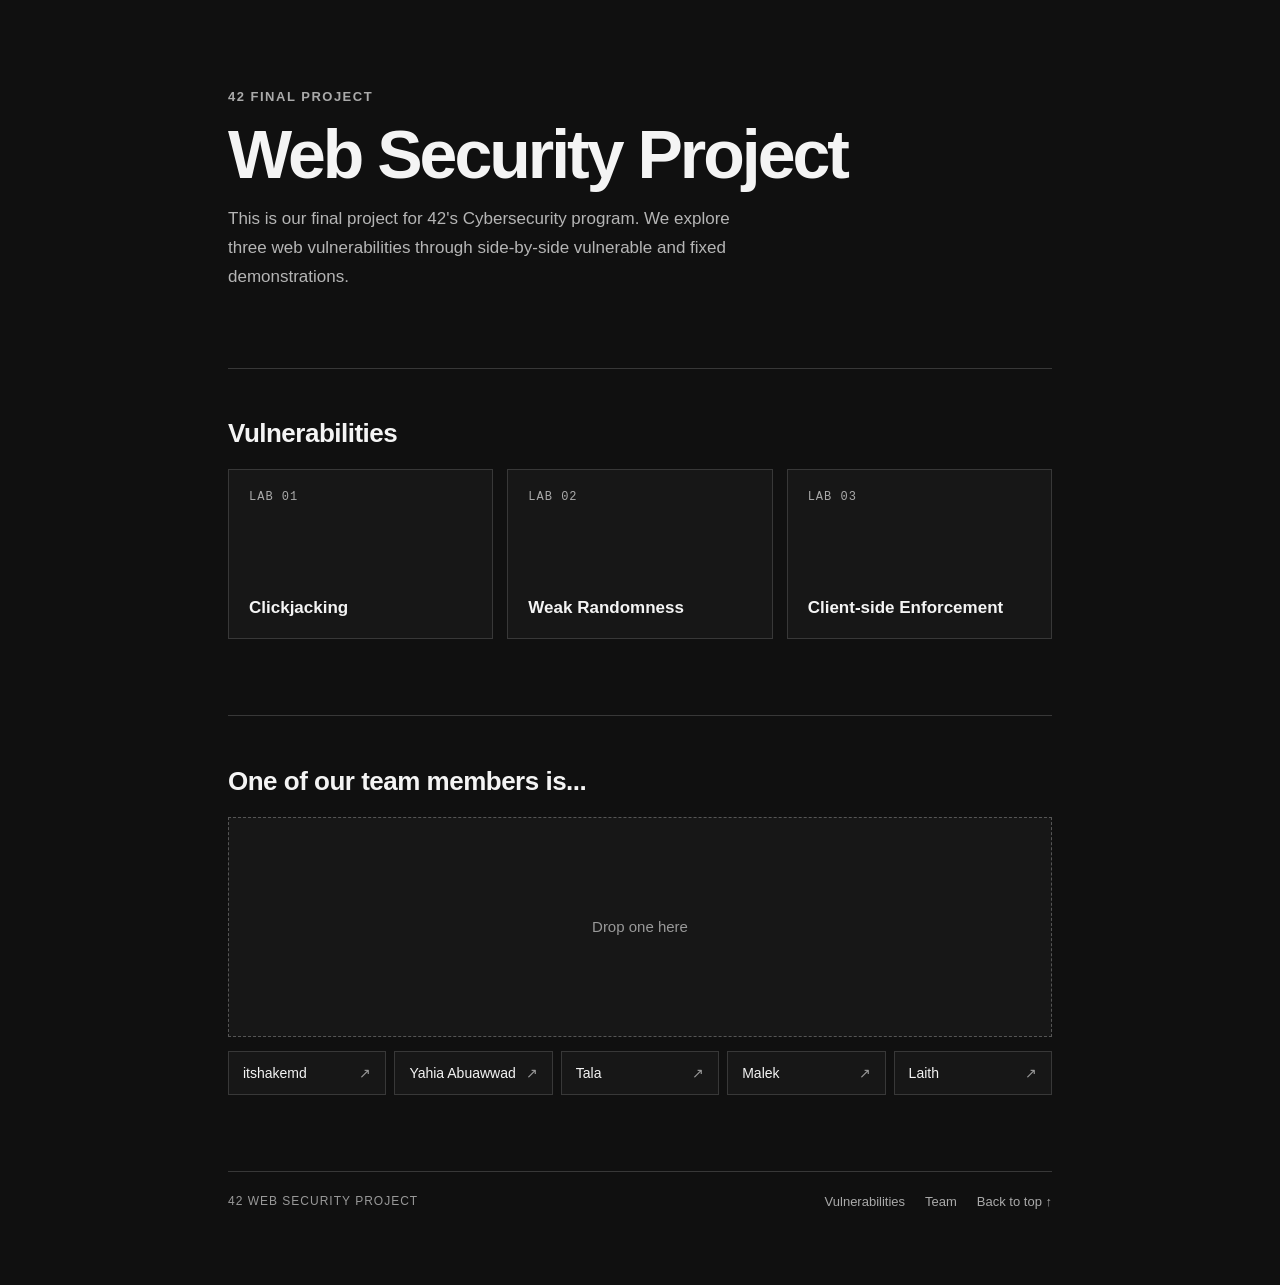
<file: index.html>
<!doctype html>
<html lang="en">
  <head>
    <meta charset="utf-8">
    <meta name="viewport" content="width=device-width, initial-scale=1">
    <meta name="description" content="A 42 cybersecurity project exploring clickjacking, weak randomness, and client-side enforcement.">
    <title>42 Web Security Project</title>
    <link rel="stylesheet" href="styles.css">
    <script src="script.js" defer></script>
  </head>
  <body>
    <main id="top">
      <p class="label">42 FINAL PROJECT</p>
      <h1>Web Security Project</h1>
      <p class="intro">
        This is our final project for 42's Cybersecurity program. We explore three web
        vulnerabilities through side-by-side vulnerable and fixed demonstrations.
      </p>
      <section id="vulnerabilities">
        <h2>Vulnerabilities</h2>
        <div class="vulnerability-list">
          <a class="vulnerability-card" href="clickjacking/index.html" aria-label="Open the Clickjacking lab"><span>LAB 01</span><h3>Clickjacking</h3></a>
          <a class="vulnerability-card" href="weak-randomness/index.html" aria-label="Open the Weak Randomness lab"><span>LAB 02</span><h3>Weak Randomness</h3></a>
          <a class="vulnerability-card" href="client-side-enforcement/vulnerable/index.html" aria-label="Open the Client-side Enforcement lab"><span>LAB 03</span><h3>Client-side Enforcement</h3></a>
        </div>
      </section>
      <section id="team">
        <h2>One of our team members is...</h2>
        <div class="team-content">
          <div class="profile-card" id="member-dropzone" role="region" aria-label="Drop a team member here to view their profile">
            <p class="drop-prompt" id="drop-prompt">Drop one here</p>
            <div id="member-details" hidden>
              <div class="member-photo-frame">
                <img class="member-photo" id="member-photo" alt="" hidden>
              </div>
              <h3 id="member-name"></h3>
              <p class="member-bio" id="member-bio"></p>
              <div class="member-socials">
                <a id="member-github" href="#" target="_blank" rel="noopener noreferrer" hidden></a>
                <span id="member-github-placeholder">GitHub</span>
                <a id="member-linkedin" href="#" target="_blank" rel="noopener noreferrer" hidden></a>
                <span id="member-linkedin-placeholder">LinkedIn</span>
              </div>
            </div>
          </div>
          <div class="member-picker" aria-label="Team members">
            <button class="member-option" type="button" draggable="true" data-member-index="0">itshakemd <span aria-hidden="true">↗</span></button>
            <button class="member-option" type="button" draggable="true" data-member-index="1">Yahia Abuawwad <span aria-hidden="true">↗</span></button>
            <button class="member-option" type="button" draggable="true" data-member-index="2">Tala <span aria-hidden="true">↗</span></button>
            <button class="member-option" type="button" draggable="true" data-member-index="3">Malek <span aria-hidden="true">↗</span></button>
            <button class="member-option" type="button" draggable="true" data-member-index="4">Laith <span aria-hidden="true">↗</span></button>
          </div>
        </div>
        <p class="selection-status" id="team-status" role="status" aria-live="polite"></p>
      </section>
    </main>
    <footer class="site-footer">
      <p class="footer-label">42 WEB SECURITY PROJECT</p>
      <nav class="footer-links" aria-label="Footer navigation">
        <a href="#vulnerabilities">Vulnerabilities</a>
        <a href="#team">Team</a>
        <a href="#top">Back to top ↑</a>
      </nav>
    </footer>
  </body>
</html>
</file>
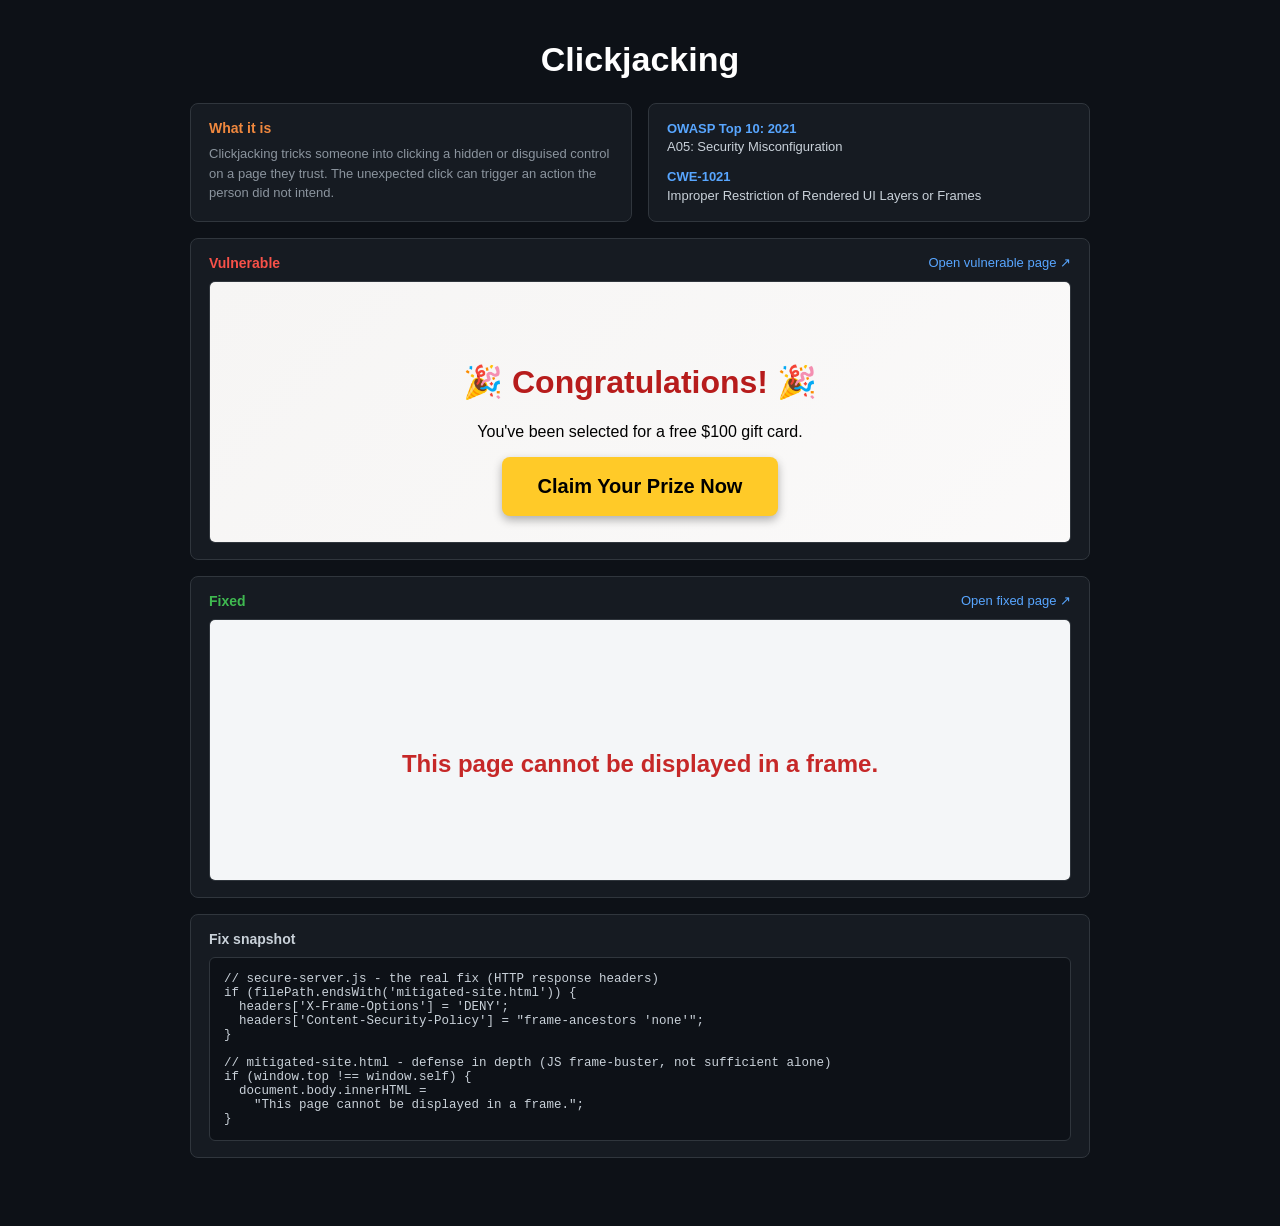
<file: clickjacking/index.html>
<!DOCTYPE html>
<!--
  PROJECT DASHBOARD
  Ties the whole project together on one page: a short explanation, the
  OWASP/CWE references, live previews of the vulnerable and fixed pages
  side by side, and a snapshot of the actual fix code.

  Note: the "Fixed" iframe below will show a blocked message even when you
  just open this file directly (file://), because mitigated-site.html's own
  JS frame-buster (`if (window.top !== window.self)`) detects that it's
  inside a frame and clears itself - regardless of HTTP headers. The real
  header-based protection (X-Frame-Options / CSP) only kicks in when served
  via secure-server.js (see README.md).
-->
<html lang="en">
<head>
<meta charset="UTF-8">
<title>Clickjacking - Project Dashboard</title>
<link rel="stylesheet" href="styles.css">
</head>
<body class="dashboard-page">
  <h1 class="dashboard-title">Clickjacking</h1>

  <div class="dashboard-row">
    <div class="dashboard-card">
      <h3>What it is</h3>
      <p>Clickjacking tricks someone into clicking a hidden or disguised control on a page they trust. The unexpected click can trigger an action the person did not intend.</p>
    </div>
    <div class="dashboard-card">
      <div class="dashboard-tag"><strong>OWASP Top 10: 2021</strong><br>A05: Security Misconfiguration</div>
      <div class="dashboard-tag"><strong>CWE-1021</strong><br>Improper Restriction of Rendered UI Layers or Frames</div>
    </div>
  </div>

  <div class="dashboard-panel">
    <div class="dashboard-panel-header">
      <span class="label-vulnerable">Vulnerable</span>
      <a href="attack-classic-overlay.html" target="_blank">Open vulnerable page ↗</a>
    </div>
    <div class="dashboard-frame-box">
      <iframe src="attack-classic-overlay.html"></iframe>
    </div>
  </div>

  <div class="dashboard-panel">
    <div class="dashboard-panel-header">
      <span class="label-fixed">Fixed</span>
      <a href="mitigated-site.html" target="_blank">Open fixed page ↗</a>
    </div>
    <div class="dashboard-frame-box">
      <iframe src="mitigated-site.html"></iframe>
    </div>
  </div>

  <div class="dashboard-panel">
    <div class="dashboard-panel-header">
      <span>Fix snapshot</span>
    </div>
    <pre class="dashboard-code"><code>// secure-server.js - the real fix (HTTP response headers)
if (filePath.endsWith('mitigated-site.html')) {
  headers['X-Frame-Options'] = 'DENY';
  headers['Content-Security-Policy'] = "frame-ancestors 'none'";
}

// mitigated-site.html - defense in depth (JS frame-buster, not sufficient alone)
if (window.top !== window.self) {
  document.body.innerHTML =
    "This page cannot be displayed in a frame.";
}</code></pre>
  </div>
</body>
</html>
</file>
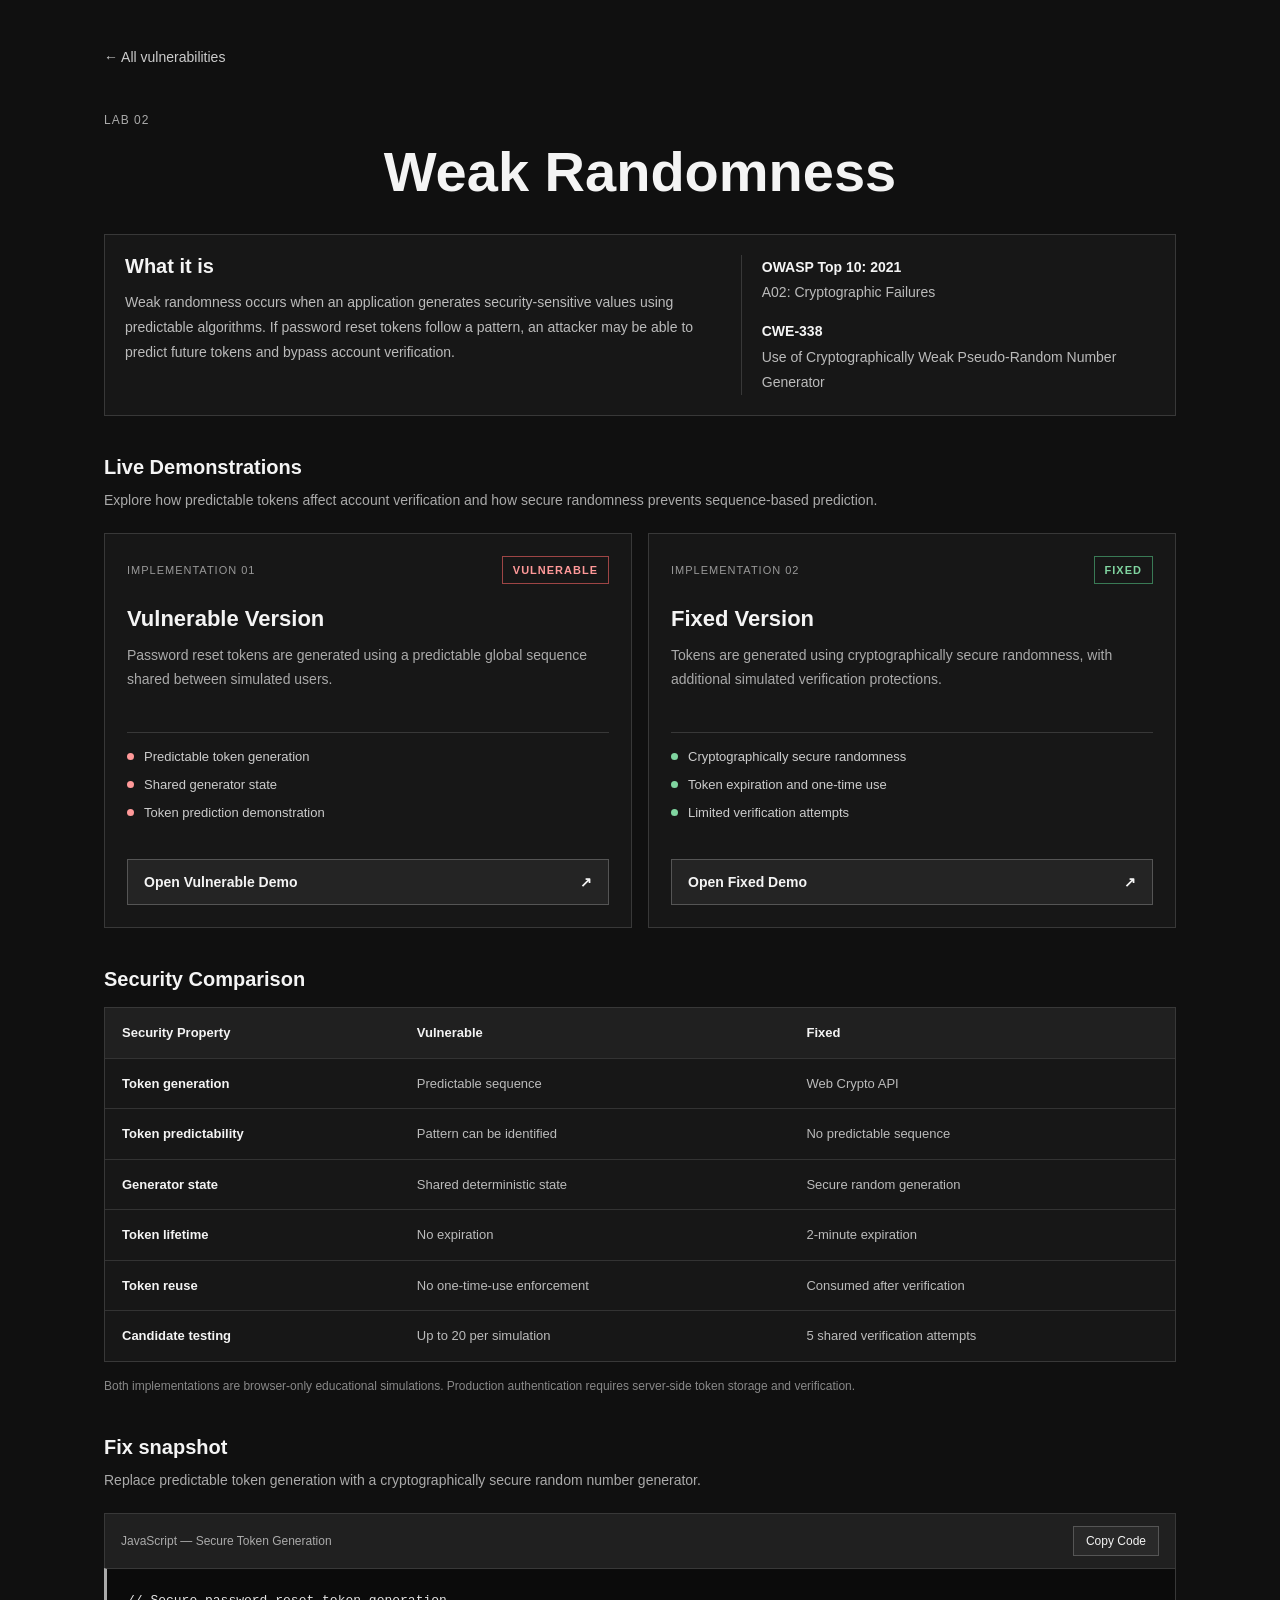
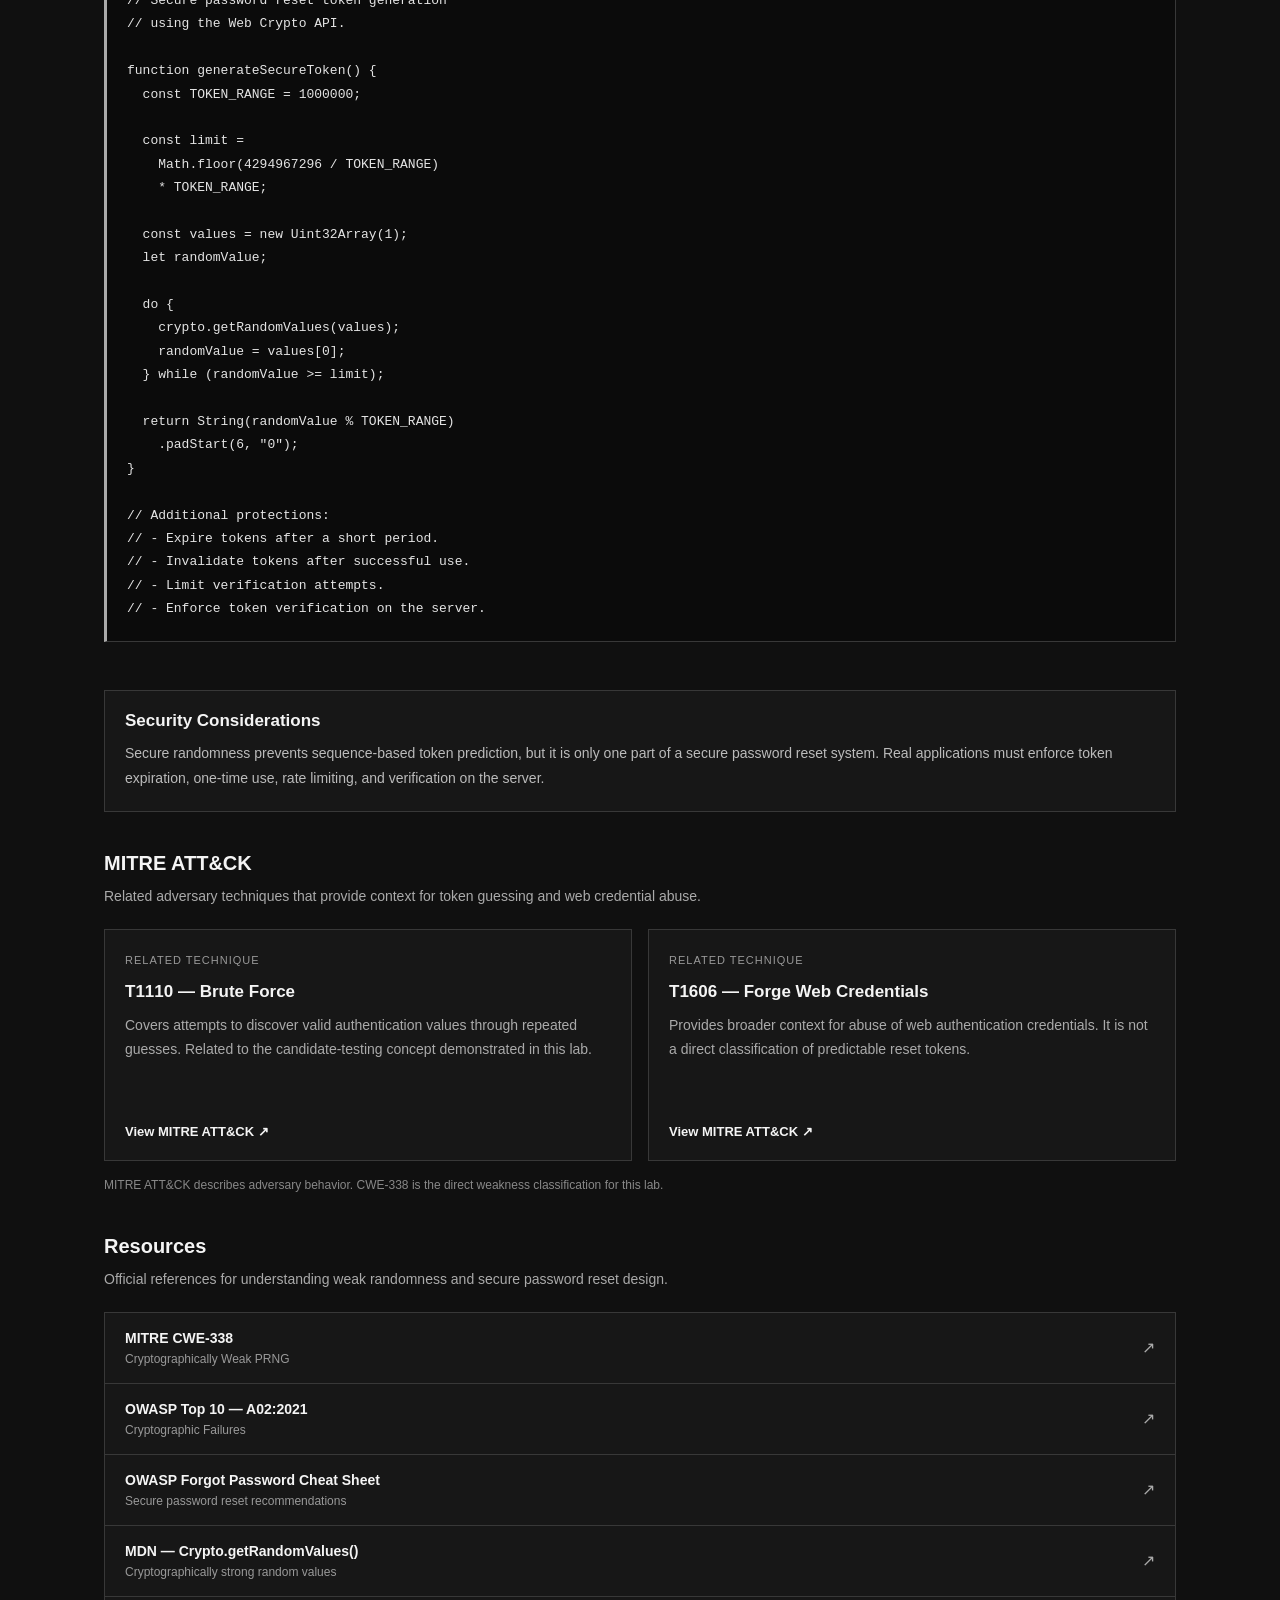
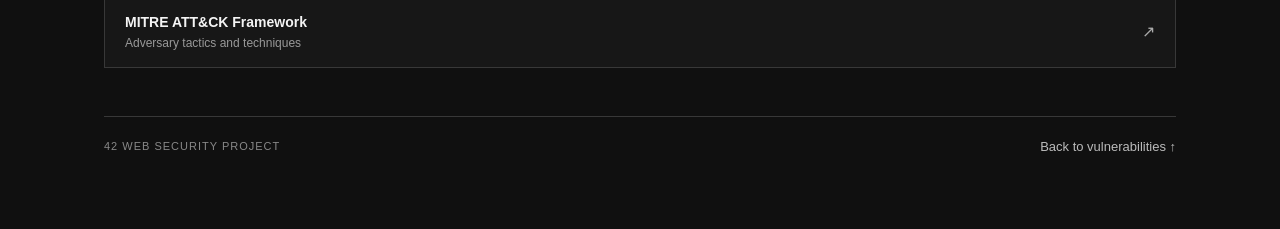
<file: weak-randomness/index.html>
<!doctype html>
<html lang="en">
<head>
  <meta charset="utf-8">
  <meta name="viewport" content="width=device-width, initial-scale=1">
  <meta name="description" content="Weak Randomness security lab — vulnerable and fixed demonstrations.">
  <title>Weak Randomness — 42 Web Security Project</title>
  <link rel="stylesheet" href="styles.css">
  <script src="script.js" defer></script>
</head>

<body>
  <main>
    <a class="back-link" href="../index.html#vulnerabilities">
      ← All vulnerabilities
    </a>

    <p class="label">LAB 02</p>
    <h1>Weak Randomness</h1>

    <!-- Vulnerability Overview -->
    <section class="vulnerability-info" aria-labelledby="what-is-it">
      <div>
        <h2 id="what-is-it">What it is</h2>
        <p>
          Weak randomness occurs when an application generates
          security-sensitive values using predictable algorithms.
          If password reset tokens follow a pattern, an attacker
          may be able to predict future tokens and bypass
          account verification.
        </p>
      </div>

      <div class="classification">
        <p>
          <strong>OWASP Top 10: 2021</strong>
          <br>A02: Cryptographic Failures
        </p>
        <p>
          <strong>CWE-338</strong>
          <br>Use of Cryptographically Weak
          Pseudo-Random Number Generator
        </p>
      </div>
    </section>

    <!-- Demonstrations -->
    <section class="demos-section" aria-labelledby="demos-title">
      <div class="section-heading">
        <h2 id="demos-title">Live Demonstrations</h2>
        <p>
          Explore how predictable tokens affect account
          verification and how secure randomness prevents
          sequence-based prediction.
        </p>
      </div>

      <div class="demo-grid">
        <article class="demo-card">
          <div class="demo-card-top">
            <span class="demo-number">IMPLEMENTATION 01</span>
            <span class="status vulnerable-status">VULNERABLE</span>
          </div>

          <h3>Vulnerable Version</h3>

          <p class="demo-description">
            Password reset tokens are generated using a
            predictable global sequence shared between
            simulated users.
          </p>

          <div class="demo-details">
            <p><span class="detail-dot vulnerable-dot"></span>Predictable token generation</p>
            <p><span class="detail-dot vulnerable-dot"></span>Shared generator state</p>
            <p><span class="detail-dot vulnerable-dot"></span>Token prediction demonstration</p>
          </div>

          <a class="demo-button" href="vulnerable/index.html">
            Open Vulnerable Demo <span aria-hidden="true">↗</span>
          </a>
        </article>

        <article class="demo-card">
          <div class="demo-card-top">
            <span class="demo-number">IMPLEMENTATION 02</span>
            <span class="status fixed-status">FIXED</span>
          </div>

          <h3>Fixed Version</h3>

          <p class="demo-description">
            Tokens are generated using cryptographically
            secure randomness, with additional simulated
            verification protections.
          </p>

          <div class="demo-details">
            <p><span class="detail-dot fixed-dot"></span>Cryptographically secure randomness</p>
            <p><span class="detail-dot fixed-dot"></span>Token expiration and one-time use</p>
            <p><span class="detail-dot fixed-dot"></span>Limited verification attempts</p>
          </div>

          <a class="demo-button" href="fixed/index.html">
            Open Fixed Demo <span aria-hidden="true">↗</span>
          </a>
        </article>
      </div>
    </section>

    <!-- Security Comparison -->
    <section class="comparison-section" aria-labelledby="comparison-title">
      <h2 id="comparison-title">Security Comparison</h2>

      <div class="table-wrap">
        <table>
          <thead>
            <tr>
              <th>Security Property</th>
              <th>Vulnerable</th>
              <th>Fixed</th>
            </tr>
          </thead>
          <tbody>
            <tr>
              <td>Token generation</td>
              <td>Predictable sequence</td>
              <td>Web Crypto API</td>
            </tr>
            <tr>
              <td>Token predictability</td>
              <td>Pattern can be identified</td>
              <td>No predictable sequence</td>
            </tr>
            <tr>
              <td>Generator state</td>
              <td>Shared deterministic state</td>
              <td>Secure random generation</td>
            </tr>
            <tr>
              <td>Token lifetime</td>
              <td>No expiration</td>
              <td>2-minute expiration</td>
            </tr>
            <tr>
              <td>Token reuse</td>
              <td>No one-time-use enforcement</td>
              <td>Consumed after verification</td>
            </tr>
            <tr>
              <td>Candidate testing</td>
              <td>Up to 20 per simulation</td>
              <td>5 shared verification attempts</td>
            </tr>
          </tbody>
        </table>
      </div>

      <p class="section-note">
        Both implementations are browser-only educational
        simulations. Production authentication requires
        server-side token storage and verification.
      </p>
    </section>

    <!-- Fix Snapshot -->
    <section class="fix-snapshot-area" aria-labelledby="fix-title">
      <div class="section-heading">
        <h2 id="fix-title">Fix snapshot</h2>
        <p>
          Replace predictable token generation with a
          cryptographically secure random number generator.
        </p>
      </div>

      <figure class="fix-snapshot">
        <div class="code-header">
          <span>JavaScript — Secure Token Generation</span>
          <button id="copyBtn" type="button">Copy Code</button>
        </div>

        <pre class="fix-code"><code id="fixCode" class="language-javascript"></code></pre>
      </figure>

      <p id="copyMessage" class="copy-message" role="status"></p>

      <div class="security-note">
        <h3>Security Considerations</h3>
        <p>
          Secure randomness prevents sequence-based token prediction,
          but it is only one part of a secure password reset system.
          Real applications must enforce token expiration, one-time
          use, rate limiting, and verification on the server.
        </p>
      </div>
    </section>

    <!-- MITRE ATT&CK -->
    <section class="mitre-section" aria-labelledby="mitre-title">
      <div class="section-heading">
        <h2 id="mitre-title">MITRE ATT&CK</h2>
        <p>
          Related adversary techniques that provide context
          for token guessing and web credential abuse.
        </p>
      </div>

      <div class="reference-grid">
        <article class="reference-card">
          <span class="reference-label">RELATED TECHNIQUE</span>
          <h3>T1110 — Brute Force</h3>
          <p>
            Covers attempts to discover valid authentication
            values through repeated guesses. Related to the
            candidate-testing concept demonstrated in this lab.
          </p>
          <a href="https://attack.mitre.org/techniques/T1110/"
             target="_blank" rel="noopener noreferrer">
            View MITRE ATT&CK ↗
          </a>
        </article>

        <article class="reference-card">
          <span class="reference-label">RELATED TECHNIQUE</span>
          <h3>T1606 — Forge Web Credentials</h3>
          <p>
            Provides broader context for abuse of web
            authentication credentials. It is not a direct
            classification of predictable reset tokens.
          </p>
          <a href="https://attack.mitre.org/techniques/T1606/"
             target="_blank" rel="noopener noreferrer">
            View MITRE ATT&CK ↗
          </a>
        </article>
      </div>

      <p class="section-note">
        MITRE ATT&CK describes adversary behavior.
        CWE-338 is the direct weakness classification for this lab.
      </p>
    </section>

    <!-- Resources -->
    <section class="resources-section" aria-labelledby="resources-title">
      <div class="section-heading">
        <h2 id="resources-title">Resources</h2>
        <p>
          Official references for understanding weak randomness
          and secure password reset design.
        </p>
      </div>

      <div class="resources-list">
        <a href="https://cwe.mitre.org/data/definitions/338.html"
           target="_blank" rel="noopener noreferrer">
          <span>
            <strong>MITRE CWE-338</strong>
            <small>Cryptographically Weak PRNG</small>
          </span>
          <span aria-hidden="true">↗</span>
        </a>

        <a href="https://owasp.org/Top10/A02_2021-Cryptographic_Failures/"
           target="_blank" rel="noopener noreferrer">
          <span>
            <strong>OWASP Top 10 — A02:2021</strong>
            <small>Cryptographic Failures</small>
          </span>
          <span aria-hidden="true">↗</span>
        </a>

        <a href="https://cheatsheetseries.owasp.org/cheatsheets/Forgot_Password_Cheat_Sheet.html"
           target="_blank" rel="noopener noreferrer">
          <span>
            <strong>OWASP Forgot Password Cheat Sheet</strong>
            <small>Secure password reset recommendations</small>
          </span>
          <span aria-hidden="true">↗</span>
        </a>

        <a href="https://developer.mozilla.org/en-US/docs/Web/API/Crypto/getRandomValues"
           target="_blank" rel="noopener noreferrer">
          <span>
            <strong>MDN — Crypto.getRandomValues()</strong>
            <small>Cryptographically strong random values</small>
          </span>
          <span aria-hidden="true">↗</span>
        </a>

        <a href="https://attack.mitre.org/"
           target="_blank" rel="noopener noreferrer">
          <span>
            <strong>MITRE ATT&CK Framework</strong>
            <small>Adversary tactics and techniques</small>
          </span>
          <span aria-hidden="true">↗</span>
        </a>
      </div>
    </section>

    <footer class="page-footer">
      <span>42 WEB SECURITY PROJECT</span>
      <a href="../index.html#vulnerabilities">
        Back to vulnerabilities ↑
      </a>
    </footer>
  </main>
</body>
</html>
</file>
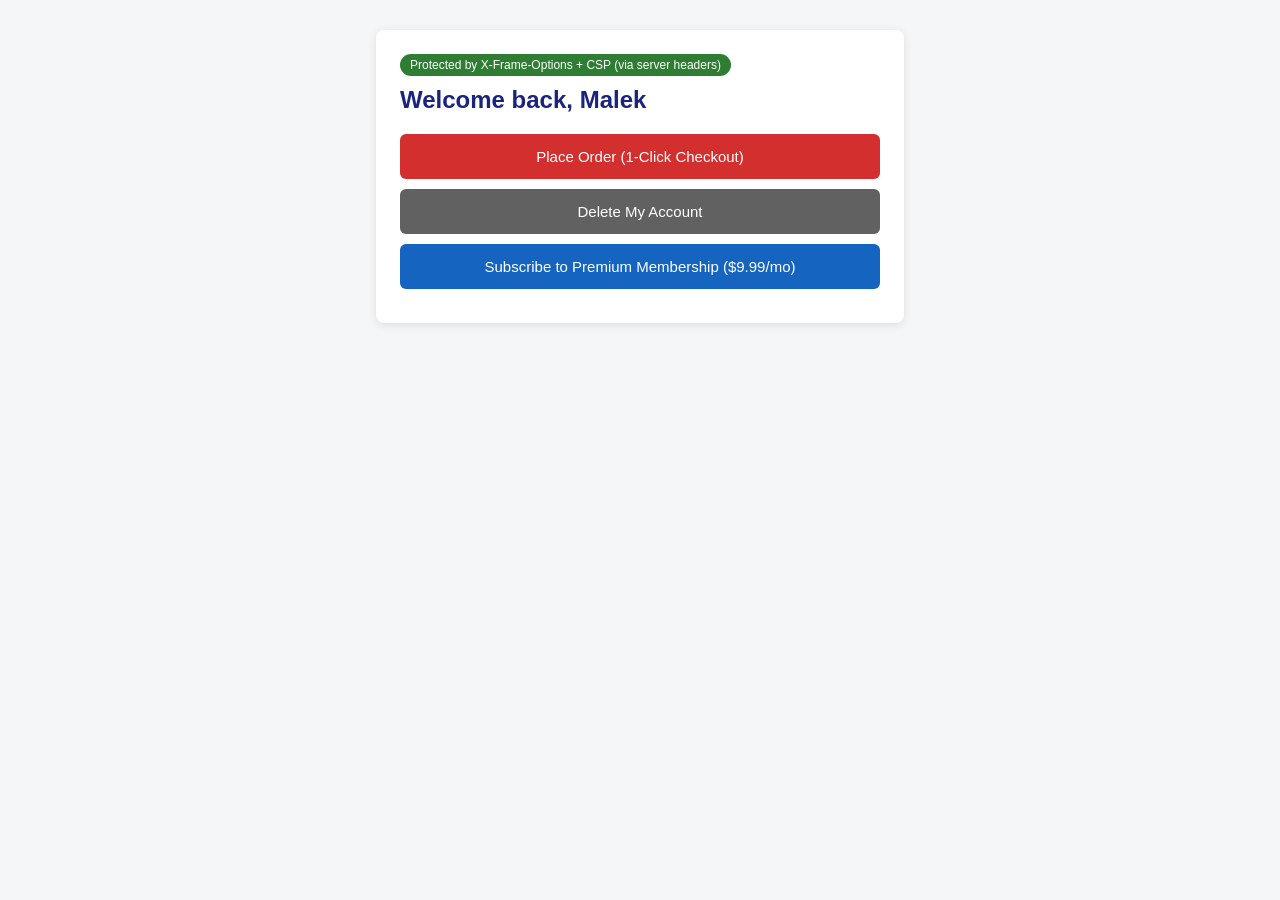
<file: clickjacking/fixed/index.html>
<!DOCTYPE html>
<!--
  "PATCHED" VERSION - NOTES

  Real clickjacking protection (X-Frame-Options and CSP frame-ancestors)
  MUST be sent as HTTP response headers - they cannot be reliably set via
  a <meta> tag. That's why this file is paired with secure-server.js, which
  serves it WITH the correct headers attached. Run that server and try to
  frame THIS page from the attack-*.html files - it should refuse to load.

  Also includes a legacy JS "frame-busting" script as defense in depth
  (not sufficient alone - bypassable via the iframe "sandbox" attribute).

  Theme: fictional e-commerce shop account page (patched version).
-->
<html lang="en">
<head>
<meta charset="UTF-8">
<title>ShopEase - My Account (Patched)</title>
<link rel="stylesheet" href="styles.css">
</head>
<body class="site-page">
<div class="card">
  <span class="badge">Protected by X-Frame-Options + CSP (via server headers)</span>
  <h2>Welcome back, Malek</h2>
  <button id="orderBtn">Place Order (1-Click Checkout)</button>
  <button id="deleteBtn">Delete My Account</button>
  <button id="subscribeBtn">Subscribe to Premium Membership ($9.99/mo)</button>
</div>

<script>
  if (window.top !== window.self) {
    document.body.innerHTML =
      "<h2 style='text-align:center;margin-top:100px;color:#c62828;'>" +
      "This page cannot be displayed in a frame.</h2>";
  }
</script>
</body>
</html>
</file>
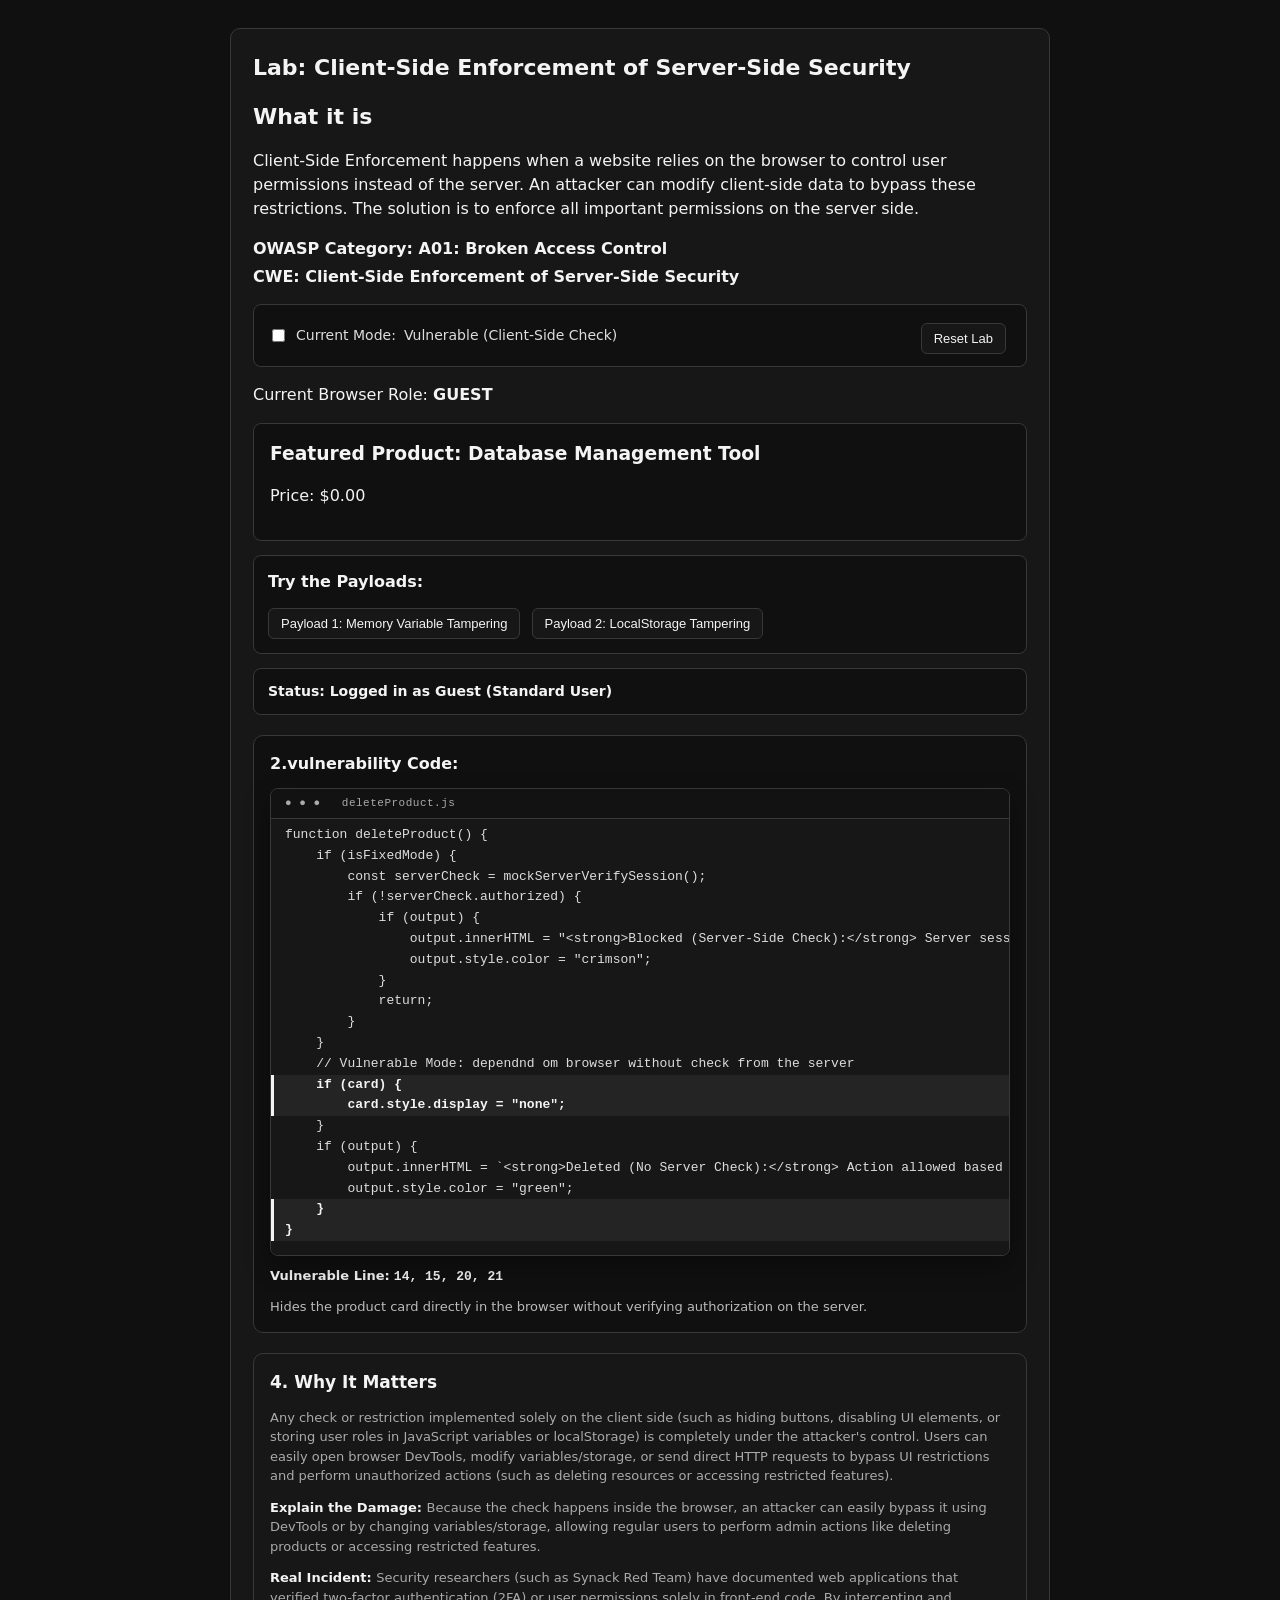
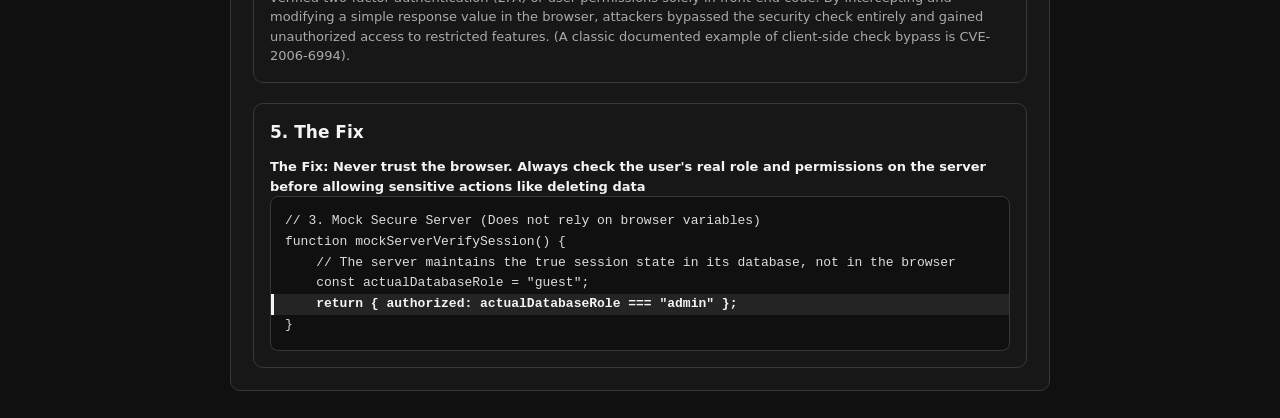
<file: client-side-enforcement/vulnerable/index.html>
<!DOCTYPE html>
<html lang="en">
<head>
    <meta charset="UTF-8">
    <meta name="viewport" content="width=device-width, initial-scale=1.0">
    <title>Document</title>
    <script src="script.js"></script>
    <link rel="stylesheet" href="styles.css">
</head>
<body>
    <div class="lab-container">
      <h2>Lab: Client-Side Enforcement of Server-Side Security</h2>
      <div>
          <h2 id="what-is-it">What it is</h2>
          <p>Client-Side Enforcement happens when a website relies on the browser to control user permissions instead of the server.
             An attacker can modify client-side data to bypass these restrictions. The solution is to enforce all important permissions on the server side.</p>
        </div>
      
      <!-- OWASP & CWE moved right under the vulnerability title -->
      <div class="vuln-meta" style="margin-bottom: 15px;">
    
        <p style="margin: 4px 0;"><strong>OWASP Category: A01: Broken Access Control</strong> <span id="owaspCategory"></span></p>
        <p style="margin: 4px 0;"><strong>CWE: Client-Side Enforcement of Server-Side Security</strong> <span id="cweId"></span></p>
      </div>
      
      <!-- Switch mode between Vulnerable and Fixed -->
      <div class="controls-bar">
        <label>
          <input type="checkbox" id="modeSwitch" onchange="toggleSecurityMode()">
          Current Mode: <span id="modeLabel">Vulnerable (Client-Side Check)</span>
        </label>
        <button onclick="resetLab()">Reset Lab</button>
      </div>

      <!-- Display current user role status -->
      <p>Current Browser Role: <span id="currentRole" style="font-weight: bold;">GUEST</span></p>

      <!-- Simulated Store / Protected Resource -->
      <div class="product-card" style="border: 1px solid #ccc; padding: 15px; margin: 10px 0;">
        <h3>Featured Product: Database Management Tool</h3>
        <p>Price: $0.00</p>
        <!-- Delete button hidden by default for standard users -->
        <button id="deleteBtn" style="display: none; background: red; color: white;" onclick="deleteProduct()">Delete Product (Admin Only)</button>
      </div>

      <!-- Payloads Section (Try It) -->
      <div class="payloads-section" style="background: #f9f9f9; padding: 10px;">
        <h4>Try the Payloads:</h4>
        <button onclick="payloadChangeRole()">Payload 1: Memory Variable Tampering</button>
        <button onclick="payloadModifyLocalStorage()">Payload 2: LocalStorage Tampering</button>
      </div>

      <!-- Output Box -->
      <div class="output-box" style="margin-top: 15px; font-weight: bold;">
        Status: <span id="labOutput">Logged in as Guest (Standard User)</span>
      </div>

      <!-- Lab Requirements Sections -->

      <section id="the-line" class="lab-section">
        <h3>2.vulnerability Code:</h3>
        <pre><code id="vulnerableCodeSnapshot"></code></pre>
        <p><strong>Vulnerable Line:</strong> <span id="vulnerableLineNumber"></span></p>
        <p id="vulnerableLineReason"></p>
      </section>

      <section id="why-it-matters" class="lab-section">
        <h3>4. Why It Matters</h3>
        <p id="whyItMattersText"> Any check or restriction implemented solely on the client side (such as hiding buttons, disabling UI elements, 
            or storing user roles in JavaScript variables or localStorage) is completely under the attacker's control. Users can easily open browser DevTools, modify variables/storage, or send direct HTTP requests to bypass UI restrictions and perform unauthorized actions (such as deleting resources or accessing restricted features).</p>

            
            <p><strong>Explain the Damage: </strong>  Because the check happens inside the browser, an attacker can easily bypass it using DevTools or by changing variables/storage, 
            allowing regular users to perform admin actions like deleting products or accessing restricted features. <span id="damage"></span></p>

             <p><strong>Real Incident: </strong> Security researchers (such as Synack Red Team) have documented web applications that verified two-factor authentication (2FA) or user permissions solely in front-end code.
                 By intercepting and modifying a simple response value in the browser, attackers bypassed the security check entirely and gained unauthorized access to restricted features. (A classic documented example of client-side check bypass is CVE-2006-6994). <span id="realIncidentText"></span></p>

      </section>

       

      <section id="the-fix" class="lab-section">
        <h3>5. The Fix </h3>
        <p><strong>The Fix: Never trust the browser. Always check the user's real role and permissions on the server before allowing sensitive actions like deleting data</strong></p>
        <pre><code id="fixedCodeSnapshot">

     
    </div>
</body>
</html>
</file>
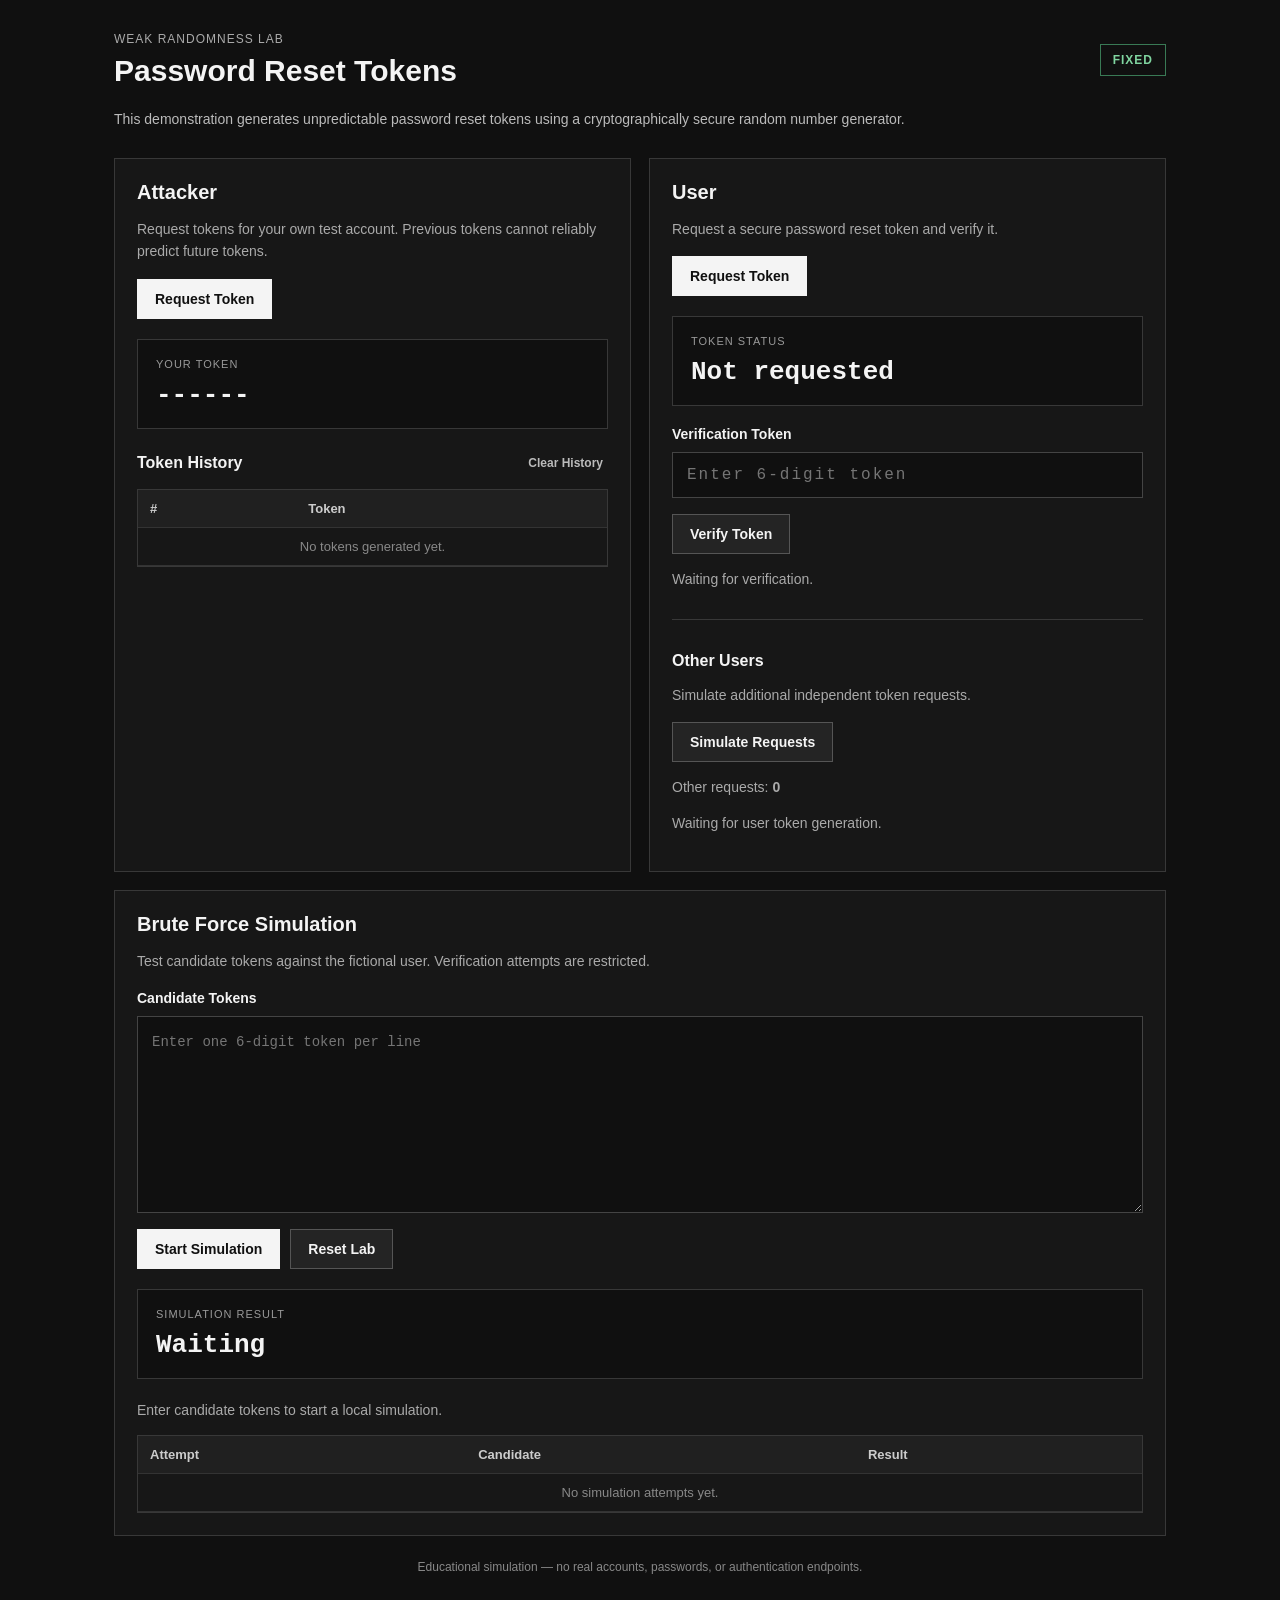
<file: weak-randomness/fixed/index.html>
<!doctype html>
<html lang="en">
<head>
  <meta charset="utf-8">
  <meta name="viewport" content="width=device-width, initial-scale=1">
  <meta name="description" content="Fixed Weak Randomness educational lab">
  <title>Weak Randomness — Fixed</title>
  <link rel="stylesheet" href="styles.css">
  <script src="script.js" defer></script>
</head>

<body>
  <main>
    <div class="header">
      <div>
        <p class="label">WEAK RANDOMNESS LAB</p>
        <h1>Password Reset Tokens</h1>
      </div>
      <span class="status">FIXED</span>
    </div>

    <p class="description">
      This demonstration generates unpredictable password
      reset tokens using a cryptographically secure random
      number generator.
    </p>

    <div class="comparison">

      <!-- Attacker -->
      <section class="panel attacker-panel">
        <h2>Attacker</h2>

        <p class="hint">
          Request tokens for your own test account.
          Previous tokens cannot reliably predict future tokens.
        </p>

        <div class="actions">
          <button id="attackerBtn" type="button">
            Request Token
          </button>
        </div>

        <div class="result">
          <span class="result-label">YOUR TOKEN</span>
          <strong id="attackerToken">------</strong>
        </div>

        <div class="section-heading">
          <h3>Token History</h3>
          <button id="clearBtn" type="button" class="text-button">
            Clear History
          </button>
        </div>

        <div class="table-wrap">
          <table>
            <thead>
              <tr>
                <th>#</th>
                <th>Token</th>
              </tr>
            </thead>
            <tbody id="historyBody">
              <tr>
                <td colspan="2" class="empty">
                  No tokens generated yet.
                </td>
              </tr>
            </tbody>
          </table>
        </div>
      </section>

      <!-- User -->
      <section class="panel user-panel">
        <h2>User</h2>

        <p class="hint">
          Request a secure password reset token and verify it.
        </p>

        <div class="actions">
          <button id="userBtn" type="button">
            Request Token
          </button>
        </div>

        <div class="result">
          <span class="result-label">TOKEN STATUS</span>
          <strong id="userToken">Not requested</strong>
        </div>

        <label for="verifyInput">
          Verification Token
        </label>

        <input
          id="verifyInput"
          type="text"
          inputmode="numeric"
          maxlength="6"
          placeholder="Enter 6-digit token"
          autocomplete="off"
          spellcheck="false"
        >

        <div class="actions">
          <button id="verifyBtn" type="button" class="secondary">
            Verify Token
          </button>
        </div>

        <p id="verifyMessage" class="message" role="status">
          Waiting for verification.
        </p>

        <div class="subsection">
          <h3>Other Users</h3>

          <p class="hint">
            Simulate additional independent token requests.
          </p>

          <div class="actions">
            <button id="otherBtn" type="button" class="secondary">
              Simulate Requests
            </button>
          </div>

          <p class="message">
            Other requests:
            <strong id="otherCount">0</strong>
          </p>

          <p id="userMessage" class="message" role="status">
            Waiting for user token generation.
          </p>
        </div>
      </section>
    </div>

    <!-- Security Test -->
    <section class="panel simulation-panel">
      <h2>Brute Force Simulation</h2>

      <p class="hint">
        Test candidate tokens against the fictional user.
        Verification attempts are restricted.
      </p>

      <label for="candidateInput">Candidate Tokens</label>

      <textarea
        id="candidateInput"
        rows="7"
        placeholder="Enter one 6-digit token per line"
        autocomplete="off"
        spellcheck="false"
      ></textarea>

      <div class="actions">
        <button id="testBtn" type="button">
          Start Simulation
        </button>

        <button id="resetBtn" type="button" class="secondary">
          Reset Lab
        </button>
      </div>

      <div class="result">
        <span class="result-label">SIMULATION RESULT</span>
        <strong id="testResult">Waiting</strong>
      </div>

      <p id="testMessage" class="message" role="status">
        Request a user token before starting the simulation.
      </p>

      <div class="table-wrap">
        <table>
          <thead>
            <tr>
              <th>Attempt</th>
              <th>Candidate</th>
              <th>Result</th>
            </tr>
          </thead>
          <tbody id="attemptBody">
            <tr>
              <td colspan="3" class="empty">
                No simulation attempts yet.
              </td>
            </tr>
          </tbody>
        </table>
      </div>
    </section>

    <p class="footer-note">
      Educational simulation — no real accounts,
      passwords, or authentication endpoints.
    </p>
  </main>
</body>
</html>
</file>
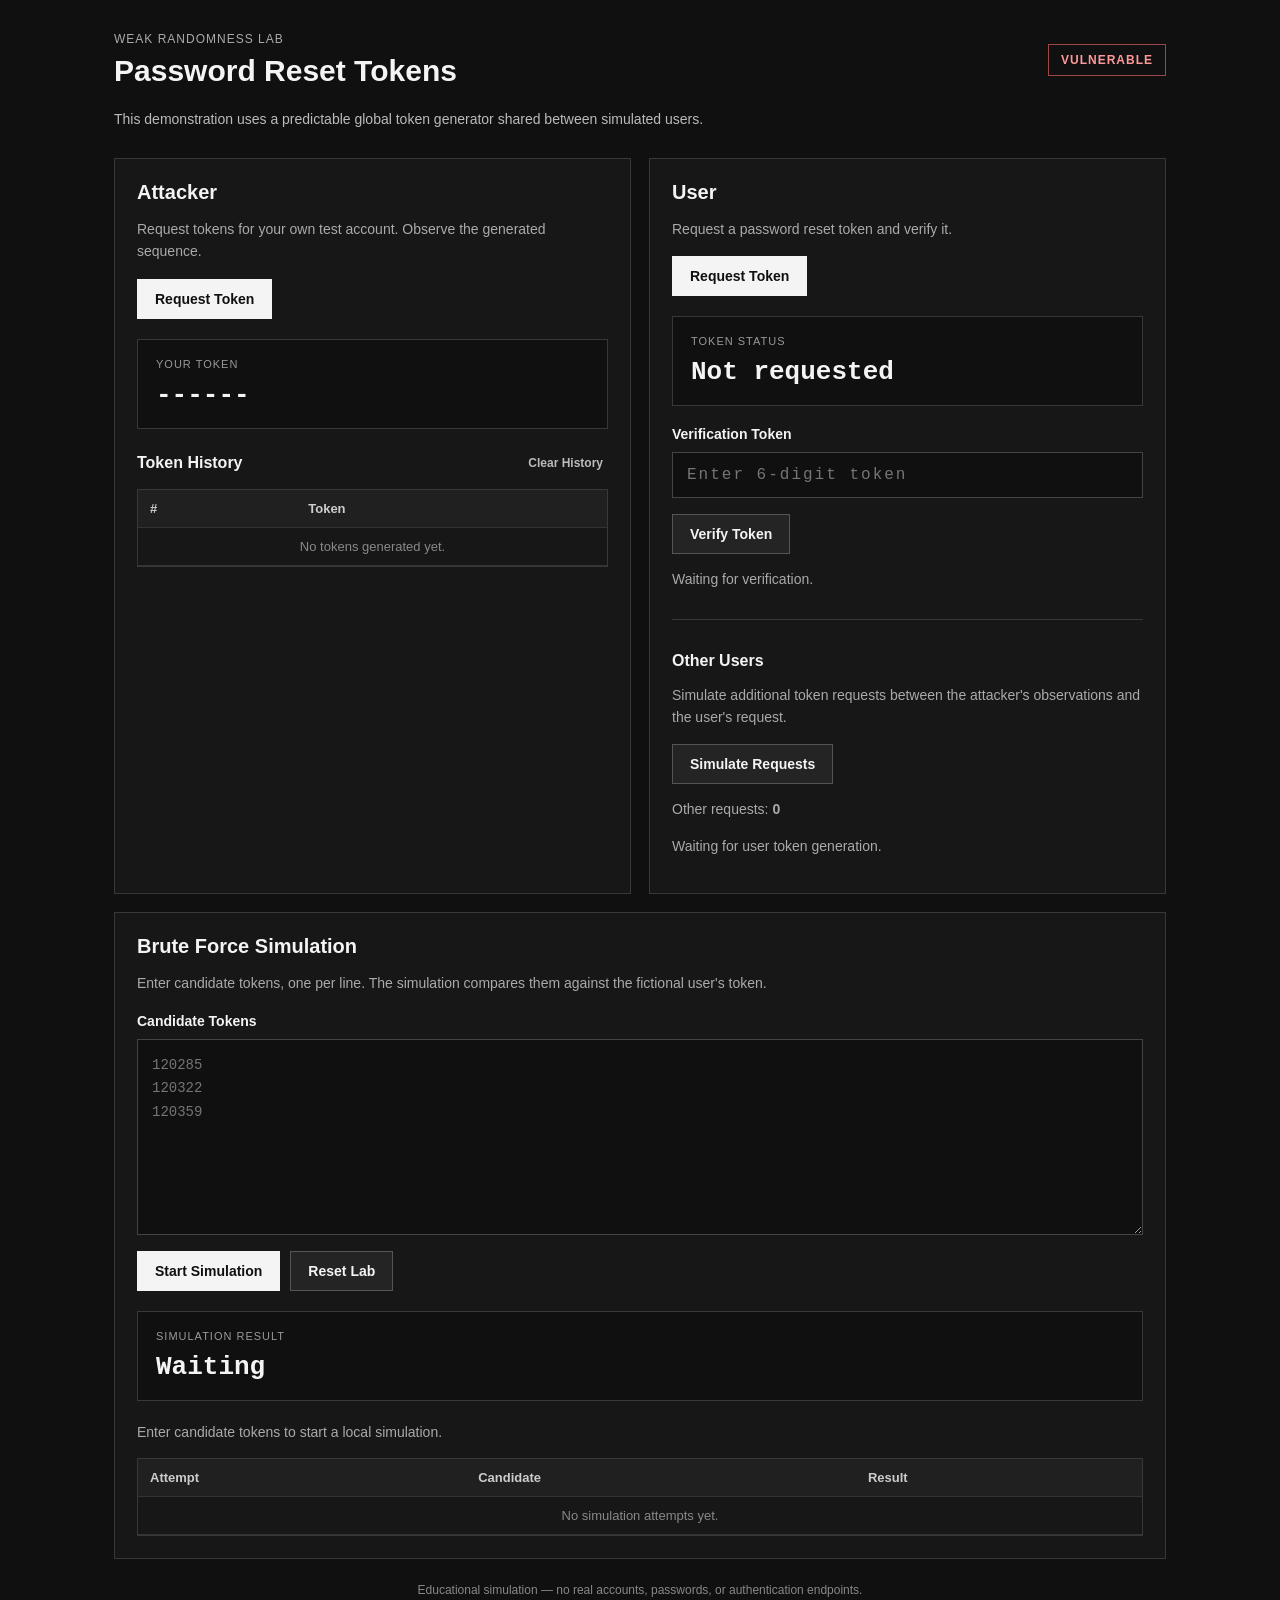
<file: weak-randomness/vulnerable/index.html>
<!doctype html>
<html lang="en">
<head>
  <meta charset="utf-8">
  <meta name="viewport" content="width=device-width, initial-scale=1">
  <meta name="description" content="Weak Randomness educational lab">
  <title>Weak Randomness — Vulnerable</title>
  <link rel="stylesheet" href="styles.css">
  <script src="script.js" defer></script>
</head>

<body>
  <main>
    <div class="header">
      <div>
        <p class="label">WEAK RANDOMNESS LAB</p>
        <h1>Password Reset Tokens</h1>
      </div>
      <span class="status">VULNERABLE</span>
    </div>

    <p class="description">
      This demonstration uses a predictable global token
      generator shared between simulated users.
    </p>

    <div class="comparison">

      <!-- Attacker -->
      <section class="panel attacker-panel">
        <h2>Attacker</h2>

        <p class="hint">
          Request tokens for your own test account.
          Observe the generated sequence.
        </p>

        <div class="actions">
          <button id="attackerBtn" type="button">
            Request Token
          </button>
        </div>

        <div class="result">
          <span class="result-label">YOUR TOKEN</span>
          <strong id="attackerToken">------</strong>
        </div>

        <div class="section-heading">
          <h3>Token History</h3>
          <button id="clearBtn" type="button" class="text-button">
            Clear History
          </button>
        </div>

        <div class="table-wrap">
          <table>
            <thead>
              <tr>
                <th>#</th>
                <th>Token</th>
              </tr>
            </thead>
            <tbody id="historyBody">
              <tr>
                <td colspan="2" class="empty">
                  No tokens generated yet.
                </td>
              </tr>
            </tbody>
          </table>
        </div>
      </section>

      <!-- User -->
      <section class="panel user-panel">
        <h2>User</h2>

        <p class="hint">
          Request a password reset token and verify it.
        </p>

        <div class="actions">
          <button id="userBtn" type="button">
            Request Token
          </button>
        </div>

        <div class="result">
          <span class="result-label">TOKEN STATUS</span>
          <strong id="userToken">Not requested</strong>
        </div>

        <label for="verifyInput">
          Verification Token
        </label>

        <input
          id="verifyInput"
          type="text"
          inputmode="numeric"
          maxlength="6"
          placeholder="Enter 6-digit token"
          autocomplete="off"
          spellcheck="false"
        >

        <div class="actions">
          <button id="verifyBtn" type="button" class="secondary">
            Verify Token
          </button>
        </div>

        <p id="verifyMessage" class="message" role="status">
          Waiting for verification.
        </p>

        <div class="subsection">
          <h3>Other Users</h3>

          <p class="hint">
            Simulate additional token requests between
            the attacker's observations and the user's request.
          </p>

          <div class="actions">
            <button id="otherBtn" type="button" class="secondary">
              Simulate Requests
            </button>
          </div>

          <p class="message">
            Other requests:
            <strong id="otherCount">0</strong>
          </p>

          <p id="userMessage" class="message" role="status">
            Waiting for user token generation.
          </p>
        </div>
      </section>
    </div>

    <!-- Brute Force Simulation -->
    <section class="panel simulation-panel">
      <h2>Brute Force Simulation</h2>

      <p class="hint">
        Enter candidate tokens, one per line.
        The simulation compares them against the
        fictional user's token.
      </p>

      <label for="candidateInput">Candidate Tokens</label>

      <textarea
        id="candidateInput"
        rows="7"
        placeholder="120285&#10;120322&#10;120359"
        autocomplete="off"
        spellcheck="false"
      ></textarea>

      <div class="actions">
        <button id="testBtn" type="button">
          Start Simulation
        </button>

        <button id="resetBtn" type="button" class="secondary">
          Reset Lab
        </button>
      </div>

      <div class="result">
        <span class="result-label">SIMULATION RESULT</span>
        <strong id="testResult">Waiting</strong>
      </div>

      <p id="testMessage" class="message" role="status">
        Request a user token before starting the simulation.
      </p>

      <div class="table-wrap">
        <table>
          <thead>
            <tr>
              <th>Attempt</th>
              <th>Candidate</th>
              <th>Result</th>
            </tr>
          </thead>

          <tbody id="attemptBody">
            <tr>
              <td colspan="3" class="empty">
                No simulation attempts yet.
              </td>
            </tr>
          </tbody>
        </table>
      </div>
    </section>

    <p class="footer-note">
      Educational simulation — no real accounts,
      passwords, or authentication endpoints.
    </p>
  </main>
</body>
</html>
</file>
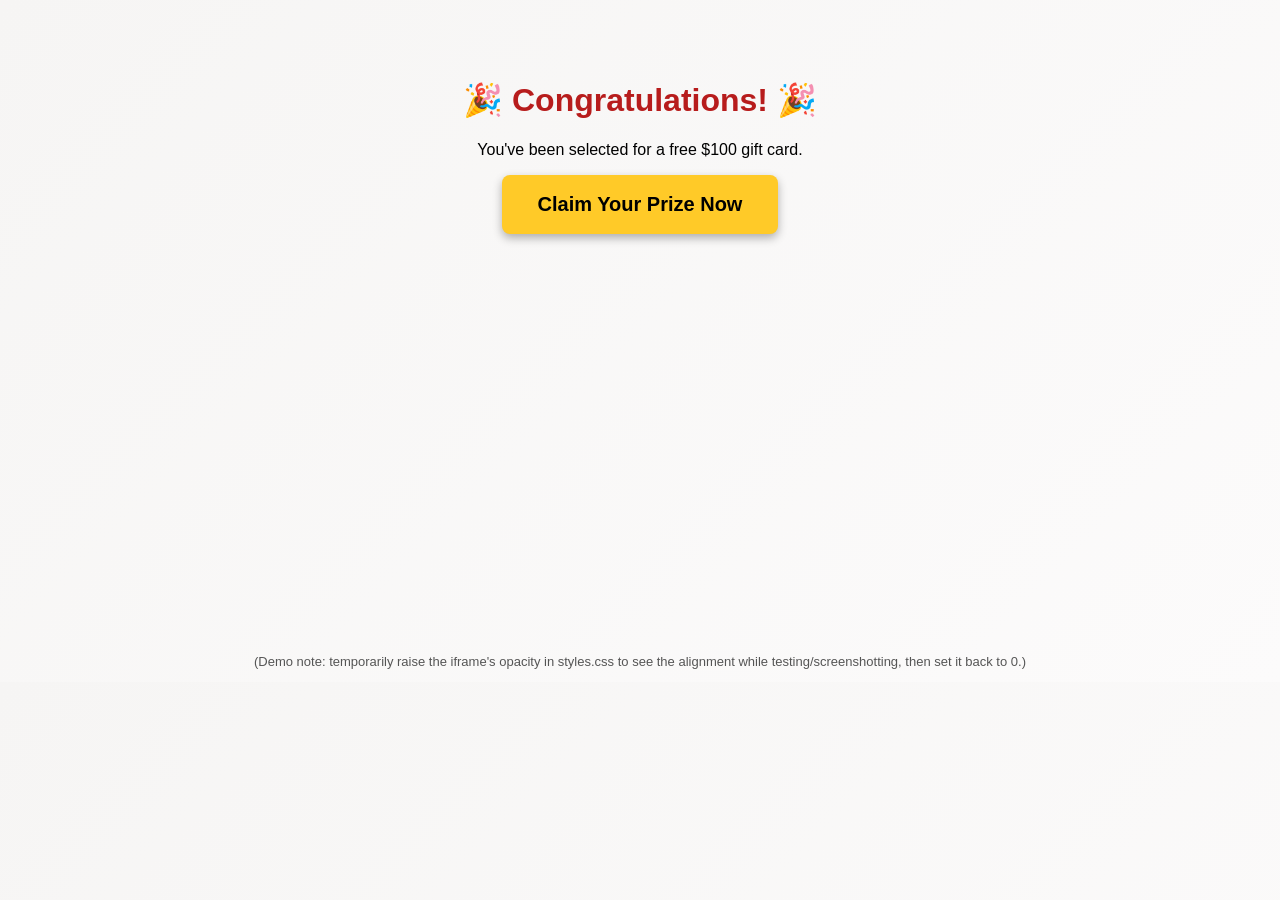
<file: clickjacking/attack-classic-overlay.html>
<!DOCTYPE html>
<html lang="en">
<head>
<meta charset="UTF-8">
<title>You Won a Prize!</title>
<link rel="stylesheet" href="styles.css">
</head>
<body class="attack-classic">
  <h1>🎉 Congratulations! 🎉</h1>
  <p>You've been selected for a free $100 gift card.</p>
  <button class="decoy-btn">Claim Your Prize Now</button>

  <!-- Hidden victim page overlaid on top of the decoy button -->
  <iframe class="iframe-overlay-classic" src="vulnerable-site.html"></iframe>

  <p class="demo-note">
    (Demo note: temporarily raise the iframe's opacity in styles.css to see the
    alignment while testing/screenshotting, then set it back to 0.)
  </p>

<script src="attack-classic-overlay.js"></script>
</body>
</html>
</file>
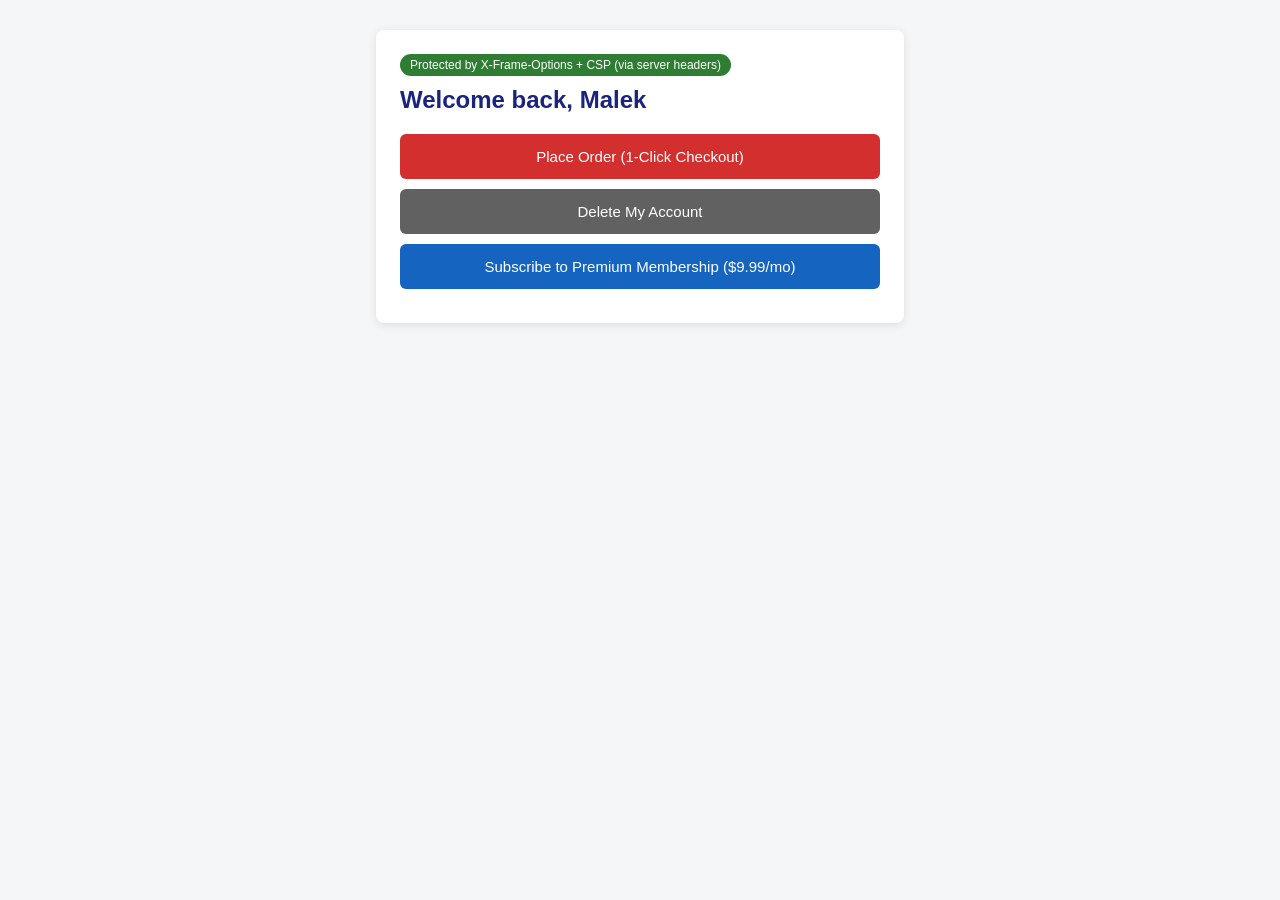
<file: clickjacking/mitigated-site.html>
<!DOCTYPE html>
<!--
  "PATCHED" VERSION - NOTES

  Real clickjacking protection (X-Frame-Options and CSP frame-ancestors)
  MUST be sent as HTTP response headers - they cannot be reliably set via
  a <meta> tag. That's why this file is paired with secure-server.js, which
  serves it WITH the correct headers attached. Run that server and try to
  frame THIS page from the attack-*.html files - it should refuse to load.

  Also includes a legacy JS "frame-busting" script as defense in depth
  (not sufficient alone - bypassable via the iframe "sandbox" attribute).

  Theme: fictional e-commerce shop account page (patched version).
-->
<html lang="en">
<head>
<meta charset="UTF-8">
<title>ShopEase - My Account (Patched)</title>
<link rel="stylesheet" href="styles.css">
</head>
<body class="site-page">
<div class="card">
  <span class="badge">Protected by X-Frame-Options + CSP (via server headers)</span>
  <h2>Welcome back, Malek</h2>
  <button id="orderBtn">Place Order (1-Click Checkout)</button>
  <button id="deleteBtn">Delete My Account</button>
  <button id="subscribeBtn">Subscribe to Premium Membership ($9.99/mo)</button>
</div>

<script>
  if (window.top !== window.self) {
    document.body.innerHTML =
      "<h2 style='text-align:center;margin-top:100px;color:#c62828;'>" +
      "This page cannot be displayed in a frame.</h2>";
  }
</script>
</body>
</html>
</file>
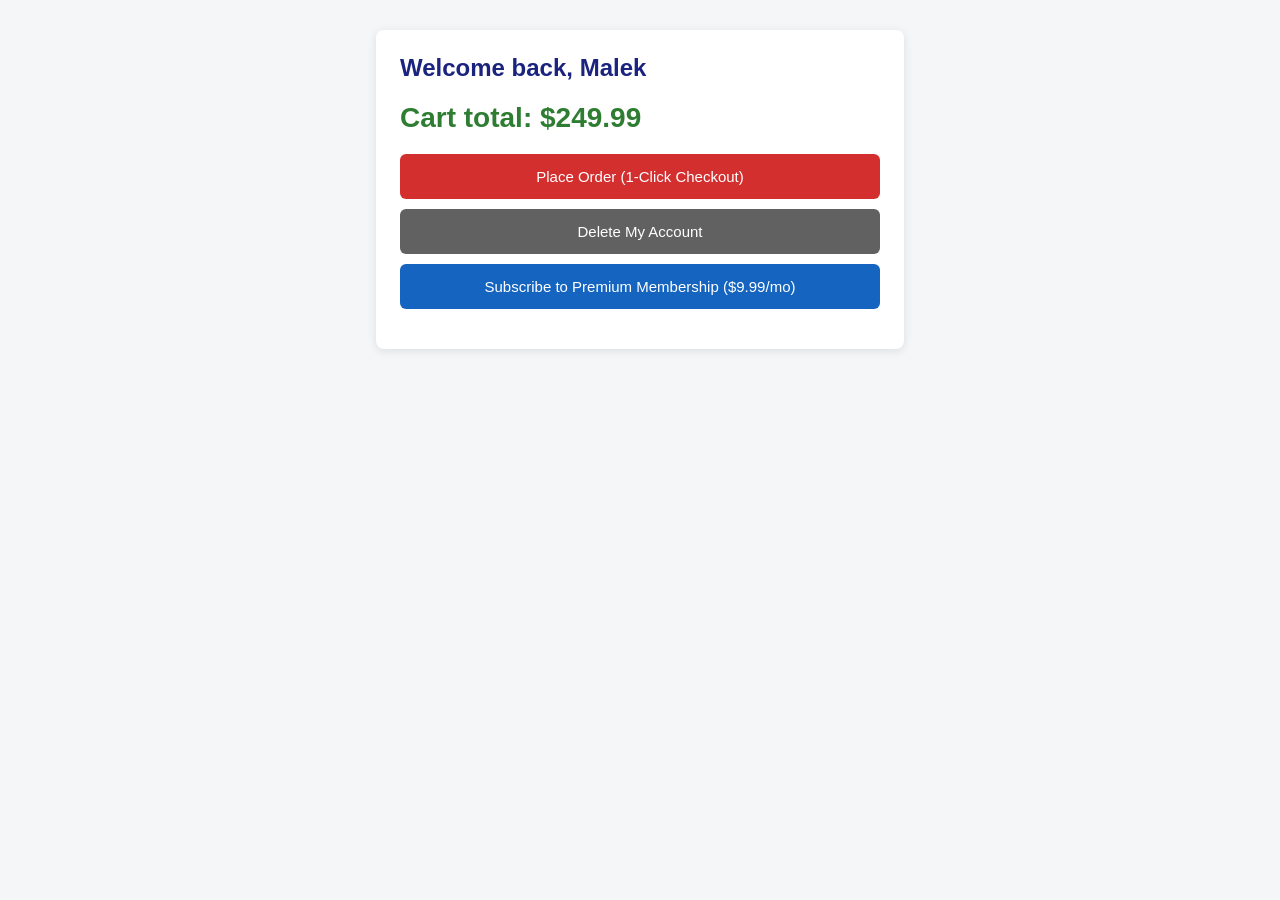
<file: clickjacking/vulnerable-site.html>
<!DOCTYPE html>
<!--
  VULNERABLE TARGET SITE (for educational / lab use only)
  - No X-Frame-Options header
  - No Content-Security-Policy: frame-ancestors directive
  - Simulates a logged-in session via localStorage (stand-in for a session cookie)
  Theme: fictional e-commerce shop account page.
-->
<html lang="en">
<head>
<meta charset="UTF-8">
<title>ShopEase - My Account</title>
<link rel="stylesheet" href="styles.css">
</head>
<body class="site-page">
<div class="card">
  <h2>Welcome back, Malek</h2>
  <div class="balance">Cart total: $249.99</div>

  <button id="orderBtn">Place Order (1-Click Checkout)</button>
  <button id="deleteBtn">Delete My Account</button>
  <button id="subscribeBtn">Subscribe to Premium Membership ($9.99/mo)</button>

  <div id="log"></div>
</div>

<script src="vulnerable-site.js"></script>
</body>
</html>
</file>
<file: styles.css>
* {
  box-sizing: border-box;
}

body {
  max-width: 880px;
  margin: 0 auto;
  padding: 76px 28px;
  background: #101010;
  color: #f4f4f4;
  font-family: Arial, Helvetica, sans-serif;
}

html {
  scroll-behavior: smooth;
}

.label {
  color: #aaa;
  font-size: 13px;
  font-weight: bold;
  letter-spacing: 1.5px;
}

h1 {
  margin: 16px 0;
  font-size: clamp(40px, 8vw, 68px);
  letter-spacing: -3px;
  line-height: 1;
}

.intro {
  max-width: 540px;
  margin-bottom: 24px;
  color: #b5b5b5;
  font-size: 17px;
  line-height: 1.7;
}

a {
  display: inline-block;
  padding: 12px 16px;
  border: 1px solid #f4f4f4;
  color: #101010;
  background: #f4f4f4;
  font-size: 14px;
  font-weight: bold;
  text-decoration: none;
  transition: background 150ms ease, color 150ms ease;
}

a:hover {
  color: #f4f4f4;
  background: #101010;
}

a:focus-visible,
button:focus-visible {
  outline: 2px solid #f4f4f4;
  outline-offset: 3px;
}

section {
  margin-top: 76px;
  padding-top: 28px;
  border-top: 1px solid #383838;
}

h2 {
  margin-bottom: 20px;
  font-size: 26px;
  letter-spacing: -0.5px;
}

.vulnerability-list {
  display: grid;
  gap: 14px;
}

.vulnerability-list {
  grid-template-columns: repeat(3, 1fr);
}

.vulnerability-card {
  display: flex;
  min-height: 170px;
  flex-direction: column;
  justify-content: space-between;
  padding: 20px;
  border: 1px solid #383838;
  color: #f4f4f4;
  background: #171717;
  font-size: inherit;
  font-weight: normal;
  transition: border-color 150ms ease, transform 150ms ease;
}

.vulnerability-card:active {
  transform: translateY(-1px);
}

.vulnerability-card:hover {
  color: #f4f4f4;
  background: #171717;
  transform: translateY(-3px);
  border-color: #aaa;
}

.vulnerability-card:focus-visible {
  outline: 2px solid #f4f4f4;
  outline-offset: 3px;
}

.vulnerability-card span {
  color: #aaa;
  font-family: monospace;
  font-size: 12px;
  letter-spacing: 1px;
}

h3 {
  margin-bottom: 0;
  font-size: 17px;
}

.note {
  margin-top: 16px;
  color: #999;
  font-size: 13px;
}

.team-instructions {
  margin: -8px 0 20px;
  color: #999;
  font-size: 14px;
}

.team-content {
  display: grid;
  grid-template-columns: 1fr;
  gap: 14px;
}

.member-picker {
  display: grid;
  grid-template-columns: repeat(5, minmax(0, 1fr));
  gap: 8px;
}

.member-option {
  display: flex;
  align-items: center;
  justify-content: space-between;
  padding: 13px 14px;
  border: 1px solid #383838;
  background: #171717;
  color: #f4f4f4;
  font: inherit;
  font-size: 14px;
  text-align: left;
  cursor: grab;
  transition: background 150ms ease, border-color 150ms ease;
}

.member-option:hover,
.member-option:focus-visible {
  border-color: #aaa;
  background: #222;
}

.member-option:active {
  cursor: grabbing;
}

.member-option span {
  color: #999;
}

.profile-card {
  display: grid;
  min-height: 220px;
  padding: 22px;
  place-items: center;
  border: 1px dashed #555;
  background: #171717;
  transition: border-color 150ms ease, background 150ms ease;
}

.profile-card.has-member {
  display: block;
  text-align: center;
}

.profile-card.is-over {
  border-color: #f4f4f4;
  background: #202020;
}

.drop-prompt {
  margin: 0;
  color: #999;
  font-size: 15px;
}

.profile-card h3 {
  margin-bottom: 20px;
  font-size: 20px;
}

.member-photo-frame {
  width: 120px;
  height: 120px;
  margin: 0 auto 20px;
  overflow: hidden;
  border: 1px solid #555;
  border-radius: 50%;
  background: #101010;
}

.member-photo {
  display: block;
  width: 100%;
  height: 100%;
  object-fit: cover;
}

.member-bio {
  max-width: 520px;
  margin: 0 auto 20px;
  color: #bbb;
  font-size: 14px;
  line-height: 1.6;
}

.profile-card [hidden] {
  display: none;
}

.member-socials {
  display: flex;
  flex-wrap: wrap;
  justify-content: center;
  gap: 10px;
}

.member-socials a,
.member-socials span {
  display: inline-block;
  padding: 8px 12px;
  border: 1px solid #444;
  color: #ddd;
  background: transparent;
  font-size: 12px;
  text-decoration: none;
}

.member-socials a:hover {
  color: #101010;
  background: #f4f4f4;
}

.member-socials span {
  color: #999;
}

.selection-status {
  min-height: 18px;
  margin: 12px 0 0;
  color: #999;
  font-size: 12px;
}

.selection-status:empty {
  display: none;
}

.site-footer {
  display: flex;
  align-items: center;
  justify-content: space-between;
  gap: 20px;
  margin-top: 76px;
  padding-top: 22px;
  border-top: 1px solid #383838;
}

.footer-label {
  margin: 0;
  color: #999;
  font-size: 12px;
  letter-spacing: 1px;
}

.footer-links {
  display: flex;
  flex-wrap: wrap;
  gap: 20px;
}

.footer-links a {
  padding: 0;
  border: 0;
  color: #aaa;
  background: transparent;
  font-size: 13px;
  font-weight: normal;
}

.footer-links a:hover {
  color: #f4f4f4;
  background: transparent;
}

@media (max-width: 560px) {
  body {
    padding: 48px 20px;
  }

  h1 {
    letter-spacing: -2px;
  }

  .vulnerability-list {
    grid-template-columns: 1fr;
  }

  .member-picker {
    grid-template-columns: repeat(2, minmax(0, 1fr));
  }

  .site-footer {
    align-items: flex-start;
    flex-direction: column;
    gap: 16px;
  }
}

@media (min-width: 561px) and (max-width: 760px) {
  .member-picker {
    grid-template-columns: repeat(3, minmax(0, 1fr));
  }
}

@media (prefers-reduced-motion: reduce) {
  *,
  *::before,
  *::after {
    transition-duration: 0.01ms !important;
  }
}
</file>
<file: clickjacking/styles.css>
body {
  font-family: Arial, sans-serif;
  margin: 0;
}

/* ---------- alignment-test.html - per-payload opacity controls ----------
   Each payload has its OWN variable, so you can raise/lower one to check
   its alignment without touching the other. Valid range is 0 to 1 only -
   anything higher just clamps to 1 (fully solid/visible). */
:root {
  --classic-opacity: 0; /* Payload 1 - "Claim Your Prize Now" decoy */
  --wheel-opacity: 0;    /* Payload 2 - spin-wheel decoy */
}

/* ---------- vulnerable-site.html / mitigated-site.html ---------- */
body.site-page {
  background: #f4f6f8;
  padding: 30px;
}
.card {
  max-width: 480px;
  margin: 0 auto;
  background: #fff;
  border-radius: 8px;
  box-shadow: 0 2px 10px rgba(0,0,0,.1);
  padding: 24px;
}
.card h2 {
  color: #1a237e;
  margin-top: 0;
}
.balance {
  font-size: 28px;
  font-weight: bold;
  color: #2e7d32;
  margin: 10px 0 20px;
}
.badge {
  display: inline-block;
  background: #2e7d32;
  color: #fff;
  font-size: 12px;
  padding: 4px 10px;
  border-radius: 12px;
  margin-bottom: 10px;
}
.card button {
  display: block;
  width: 100%;
  padding: 14px;
  margin: 10px 0;
  border: none;
  border-radius: 6px;
  font-size: 15px;
  cursor: pointer;
  color: #fff;
}
#orderBtn     { background: #d32f2f; }
#deleteBtn    { background: #616161; }
#subscribeBtn { background: #1565c0; }
#log {
  margin-top: 16px;
  font-size: 13px;
  color: #555;
  white-space: pre-wrap;
}

/* ---------- attack-classic-overlay.html ---------- */
body.attack-classic {
  text-align: center;
  padding-top: 60px;
  background: linear-gradient(135deg,#f6f5f4,#fcfbfb);
}
body.attack-classic h1 { color: #b71c1c; }
.decoy-btn {
  position: relative;
  z-index: 1;
  padding: 18px 36px;
  font-size: 20px;
  font-weight: bold;
  background: #ffca28;
  border: none;
  border-radius: 8px;
  cursor: pointer;
  box-shadow: 0 4px 10px rgba(0,0,0,.3);
}
.iframe-overlay-classic {
  position: absolute;
  /* Verified working offset (confirmed via DevTools + Console listener):
     at this top value, the invisible iframe's real "Delete My Account"
     button lines up under the decoy button. Re-tune with the same method
     (raise opacity, compare positions, adjust a few px at a time) if you
     change the page layout or want to target a different button. */
  top: -22px;
  left: 50%;
  transform: translateX(-50%);
  width: 480px;
  height: 400px;
  opacity: 0;
  z-index: 2;
  border: none;
}
.demo-note {
  margin-top: 420px;
  color: #555;
  font-size: 13px;
}

/* ---------- attack-spin-wheel.html ---------- */
.wheel-wrap {
  position: relative;
  width: 260px;
  height: 260px;
  margin: 30px auto;
  display: flex;
  align-items: center;
  justify-content: center;
}
.wheel {
  position: relative; /* anchor point for the .wheel-label children */
  width: 260px;
  height: 260px;
  border-radius: 50%;
  border: 6px solid #fff;
  box-shadow: 0 4px 14px rgba(0,0,0,.3);
  background: conic-gradient(
    #ef5350 0deg 60deg,
    #ffca28 60deg 120deg,
    #66bb6a 120deg 180deg,
    #42a5f5 180deg 240deg,
    #ab47bc 240deg 300deg,
    #ff7043 300deg 360deg
  );
  /* duration here MUST match the setTimeout() delay in the <script> block */
  transition: transform 2.4s cubic-bezier(0.17, 0.67, 0.21, 1);
}
.wheel-label {
  position: absolute;
  top: 50%;
  left: 50%;
  width: 60px;
  /* no margin-left here - the inline transform's translate(-50%, -50%)
     already centers the box on (top:50%, left:50%); adding a margin too
     would double the horizontal offset. */
  text-align: center;
  font-size: 15px;
  font-weight: bold;
  color: #fff;
  text-shadow: 0 1px 2px rgba(0,0,0,.6);
  pointer-events: none; /* purely decorative - never intercepts the click */
}
.wheel-pointer {
  position: absolute;
  top: -4px;
  left: 50%;
  transform: translateX(-50%);
  width: 0;
  height: 0;
  border-left: 10px solid transparent;
  border-right: 10px solid transparent;
  border-top: 16px solid #333;
  z-index: 2; /* sits above the wheel graphic, doesn't block the center button */
}
.wheel-center-btn {
  position: absolute;
  top: 50%;
  left: 50%;
  transform: translate(-50%, -50%);
  width: 90px;
  height: 90px;
  border-radius: 50%;
  padding: 0;
  font-size: 14px;
  background: #fff;
  color: #b71c1c;
  border: 3px solid #b71c1c;
  box-shadow: 0 2px 8px rgba(0,0,0,.25);
  z-index: 1;
}
.wheel-center-btn:disabled {
  opacity: 1; /* keep fully visible even while "spinning" (disabled) */
  color: #b71c1c;
  cursor: default;
}

/* ---------- alignment-test.html ---------- */
.target-wrap {
  position: relative; /* anchor for the decoy's inset:0 overlay below */
}
.decoy-overlay {
  position: absolute;
  inset: 0;           /* stretches to exactly cover the real button's box -
                         this is what removes all the manual pixel-tuning */
  width: 100%;
  height: 100%;
  z-index: 5;
  border: none;
  border-radius: 6px;
  font-weight: bold;
  font-size: 14px;
  cursor: pointer;
}
.payload-classic {
  background: #ffca28;
  color: #000;
  opacity: var(--classic-opacity);
}
.payload-wheel {
  background: #fff3e0;
  color: #b71c1c;
  opacity: var(--wheel-opacity);
}
.wheel-decor {
  position: absolute;
  top: 50%;
  left: 50%;
  transform: translate(-50%, -50%);
  width: 260px;
  height: 260px;
  pointer-events: none; /* purely decorative - clicks pass straight through
                            to .decoy-overlay (or the real button) below it */
  opacity: var(--wheel-opacity);
  z-index: 4;
}

/* ---------- index.html (project dashboard) ---------- */
body.dashboard-page {
  background: #0d1117;
  color: #c9d1d9;
  padding: 30px;
  max-width: 900px;
  margin: 0 auto;
}
.dashboard-title {
  text-align: center;
  font-size: 34px;
  margin: 10px 0 24px;
  color: #fff;
}
.dashboard-row {
  display: flex;
  gap: 16px;
  margin-bottom: 16px;
}
.dashboard-card {
  flex: 1;
  background: #161b22;
  border: 1px solid #30363d;
  border-radius: 8px;
  padding: 16px 18px;
}
.dashboard-card h3 {
  margin-top: 0;
  margin-bottom: 8px;
  color: #f0883e;
  font-size: 14px;
}
.dashboard-card p {
  font-size: 13px;
  line-height: 1.5;
  color: #8b949e;
  margin: 0;
}
.dashboard-tag {
  font-size: 13px;
  line-height: 1.4;
  margin-bottom: 12px;
}
.dashboard-tag:last-child { margin-bottom: 0; }
.dashboard-tag strong {
  color: #58a6ff;
}
.dashboard-panel {
  background: #161b22;
  border: 1px solid #30363d;
  border-radius: 8px;
  padding: 16px 18px;
  margin-bottom: 16px;
}
.dashboard-panel-header {
  display: flex;
  justify-content: space-between;
  align-items: center;
  margin-bottom: 10px;
  font-size: 14px;
  font-weight: bold;
}
.label-vulnerable { color: #f85149; }
.label-fixed { color: #3fb950; }
.dashboard-panel-header a {
  color: #58a6ff;
  text-decoration: none;
  font-weight: normal;
  font-size: 13px;
}
.dashboard-panel-header a:hover { text-decoration: underline; }
.dashboard-frame-box {
  background: #0d1117;
  border: 1px solid #30363d;
  border-radius: 6px;
  overflow: hidden;
  height: 260px;
}
.dashboard-frame-box iframe {
  width: 100%;
  height: 100%;
  border: none;
}
.dashboard-code {
  background: #0d1117;
  border: 1px solid #30363d;
  border-radius: 6px;
  padding: 14px;
  font-family: "Courier New", monospace;
  font-size: 12.5px;
  color: #c9d1d9;
  overflow-x: auto;
  white-space: pre;
  margin: 0;
}
</file>
<file: weak-randomness/styles.css>
/* ==========================================
   Global
========================================== */

* {
  box-sizing: border-box;
}

html {
  scroll-behavior: smooth;
}

body {
  max-width: 1120px;
  margin: 0 auto;
  padding: 48px 24px;
  background: #101010;
  color: #f4f4f4;
  font-family: Arial, Helvetica, sans-serif;
}

a {
  color: #ccc;
}

a:focus-visible,
button:focus-visible {
  outline: 2px solid #f4f4f4;
  outline-offset: 3px;
}

.back-link {
  display: inline-block;
  margin-bottom: 36px;
  text-decoration: none;
  font-size: 14px;
}

.back-link:hover {
  color: #fff;
}

.label {
  color: #aaa;
  font-size: 12px;
  letter-spacing: 1px;
}

h1 {
  margin: 12px 0 30px;
  font-size: clamp(36px, 7vw, 56px);
  text-align: center;
}

h2 {
  font-size: 20px;
}

h3 {
  font-size: 17px;
}

/* ==========================================
   Vulnerability Overview
========================================== */

.vulnerability-info {
  display: grid;
  grid-template-columns: minmax(0, 1fr) minmax(260px, 0.7fr);
  gap: 24px;
  margin: 28px 0 36px;
  padding: 20px;
  border: 1px solid #383838;
  background: #171717;
}

.vulnerability-info h2 {
  margin: 0 0 12px;
}

.vulnerability-info p {
  margin: 0;
  color: #bbb;
  font-size: 14px;
  line-height: 1.8;
}

.classification {
  display: grid;
  align-content: center;
  gap: 14px;
  padding-left: 20px;
  border-left: 1px solid #383838;
}

.classification strong {
  color: #f4f4f4;
}

/* ==========================================
   Section Headings
========================================== */

.section-heading {
  margin-bottom: 20px;
}

.section-heading h2 {
  margin: 0 0 10px;
}

.section-heading p {
  max-width: 850px;
  margin: 0;
  color: #aaa;
  font-size: 14px;
  line-height: 1.7;
}

.demos-section,
.comparison-section,
.fix-snapshot-area,
.mitre-section,
.resources-section {
  margin-top: 40px;
}

/* ==========================================
   Demo Cards
========================================== */

.demo-grid {
  display: grid;
  grid-template-columns: repeat(2, minmax(0, 1fr));
  gap: 16px;
}

.demo-card {
  display: flex;
  flex-direction: column;
  min-width: 0;
  padding: 22px;
  border: 1px solid #383838;
  background: #171717;
}

.demo-card-top {
  display: flex;
  align-items: center;
  justify-content: space-between;
  gap: 12px;
}

.demo-number {
  color: #999;
  font-size: 11px;
  letter-spacing: 1px;
}

.status {
  padding: 7px 10px;
  font-size: 11px;
  font-weight: bold;
  letter-spacing: 1px;
}

.vulnerable-status {
  border: 1px solid #9e4545;
  color: #ff9999;
}

.fixed-status {
  border: 1px solid #397a55;
  color: #80d5a0;
}

.demo-card h3 {
  margin: 22px 0 12px;
  font-size: 22px;
}

.demo-description {
  min-height: 68px;
  margin: 0;
  color: #aaa;
  font-size: 14px;
  line-height: 1.7;
}

.demo-details {
  margin: 20px 0 26px;
  padding-top: 16px;
  border-top: 1px solid #383838;
}

.demo-details p {
  display: flex;
  align-items: center;
  gap: 10px;
  margin: 0 0 13px;
  color: #ccc;
  font-size: 13px;
}

.detail-dot {
  width: 7px;
  height: 7px;
  flex-shrink: 0;
  border-radius: 50%;
}

.vulnerable-dot {
  background: #ff9999;
}

.fixed-dot {
  background: #80d5a0;
}

.demo-button {
  display: flex;
  align-items: center;
  justify-content: space-between;
  gap: 12px;
  margin-top: auto;
  padding: 14px 16px;
  border: 1px solid #555;
  color: #f4f4f4;
  background: #242424;
  font-size: 14px;
  font-weight: bold;
  text-decoration: none;
  transition: background 150ms ease, border-color 150ms ease;
}

.demo-button:hover {
  border-color: #aaa;
  background: #303030;
}

/* ==========================================
   Security Comparison
========================================== */

.table-wrap {
  overflow-x: auto;
  border: 1px solid #383838;
}

table {
  width: 100%;
  border-collapse: collapse;
  font-size: 13px;
}

th,
td {
  padding: 15px 17px;
  border-bottom: 1px solid #333;
  text-align: left;
  line-height: 1.5;
}

th {
  color: #f4f4f4;
  background: #202020;
}

td {
  color: #bbb;
  background: #171717;
}

tbody tr:last-child td {
  border-bottom: 0;
}

td:first-child {
  color: #f4f4f4;
  font-weight: bold;
}

.section-note {
  margin: 14px 0 0;
  color: #888;
  font-size: 12px;
  line-height: 1.7;
}

/* ==========================================
   Fix Snapshot
========================================== */

.fix-snapshot {
  margin: 0;
}

.code-header {
  display: flex;
  align-items: center;
  justify-content: space-between;
  gap: 12px;
  padding: 12px 16px;
  border: 1px solid #383838;
  border-bottom: 0;
  background: #202020;
  color: #aaa;
  font-size: 12px;
}

.code-header button {
  padding: 7px 12px;
  border: 1px solid #555;
  background: #292929;
  color: #f4f4f4;
  font-size: 12px;
  cursor: pointer;
}

.code-header button:hover {
  background: #383838;
}

.fix-code {
  overflow-x: auto;
  margin: 0;
  min-height: 180px;
  padding: 20px;
  border: 1px solid #383838;
  border-left: 3px solid #aaa;
  background: #0b0b0b;
  color: #e4e4e4;
  font: 13px/1.8 Consolas, "Courier New", monospace;
}

.copy-message {
  min-height: 18px;
  margin: 10px 0;
  color: #80d5a0;
  font-size: 12px;
}

.security-note {
  margin-top: 20px;
  padding: 20px;
  border: 1px solid #383838;
  background: #171717;
}

.security-note h3 {
  margin: 0 0 10px;
}

.security-note p {
  margin: 0;
  color: #bbb;
  font-size: 14px;
  line-height: 1.8;
}

/* ==========================================
   MITRE ATT&CK
========================================== */

.reference-grid {
  display: grid;
  grid-template-columns: repeat(2, minmax(0, 1fr));
  gap: 16px;
}

.reference-card {
  padding: 20px;
  border: 1px solid #383838;
  background: #171717;
}

.reference-label {
  color: #999;
  font-size: 11px;
  letter-spacing: 1px;
}

.reference-card h3 {
  margin: 14px 0 12px;
}

.reference-card p {
  min-height: 90px;
  margin: 0 0 18px;
  color: #aaa;
  font-size: 14px;
  line-height: 1.7;
}

.reference-card a {
  color: #f4f4f4;
  font-size: 13px;
  font-weight: bold;
  text-decoration: none;
}

.reference-card a:hover {
  text-decoration: underline;
  text-underline-offset: 4px;
}

/* ==========================================
   Resources
========================================== */

.resources-list {
  border: 1px solid #383838;
  background: #171717;
}

.resources-list a {
  display: flex;
  align-items: center;
  justify-content: space-between;
  gap: 20px;
  padding: 17px 20px;
  border-bottom: 1px solid #383838;
  color: #f4f4f4;
  text-decoration: none;
}

.resources-list a:last-child {
  border-bottom: 0;
}

.resources-list a:hover {
  background: #222;
}

.resources-list a > span:first-child {
  display: flex;
  flex-direction: column;
  gap: 6px;
}

.resources-list strong {
  font-size: 14px;
}

.resources-list small {
  color: #999;
  font-size: 12px;
}

.resources-list a > span:last-child {
  color: #aaa;
}

/* ==========================================
   Footer
========================================== */

.page-footer {
  display: flex;
  align-items: center;
  justify-content: space-between;
  gap: 16px;
  margin-top: 48px;
  padding-top: 22px;
  border-top: 1px solid #383838;
}

.page-footer span {
  color: #888;
  font-size: 11px;
  letter-spacing: 1px;
}

.page-footer a {
  color: #bbb;
  font-size: 13px;
  text-decoration: none;
}

.page-footer a:hover {
  color: #fff;
}

/* ==========================================
   Responsive
========================================== */

@media (max-width: 760px) {
  .demo-grid,
  .reference-grid {
    grid-template-columns: 1fr;
  }

  .vulnerability-info {
    grid-template-columns: 1fr;
  }

  .classification {
    padding: 16px 0 0;
    border-top: 1px solid #383838;
    border-left: 0;
  }

  .demo-description,
  .reference-card p {
    min-height: 0;
  }
}

@media (max-width: 560px) {
  body {
    padding: 32px 16px;
  }

  .demo-card,
  .reference-card {
    padding: 16px;
  }

  .demo-card h3 {
    font-size: 19px;
  }

  .page-footer {
    align-items: flex-start;
    flex-direction: column;
  }

  th,
  td {
    padding: 12px;
    font-size: 12px;
  }
}

@media (prefers-reduced-motion: reduce) {
  *,
  *::before,
  *::after {
    transition-duration: 0.01ms !important;
  }
}
</file>
<file: clickjacking/fixed/styles.css>
/* ==========================================================
   styles.css - shared stylesheet for the clickjacking demo
   Sections are grouped by which page(s) use them.
   ========================================================== */

/* ---------- base ---------- */
body {
  font-family: Arial, sans-serif;
  margin: 0;
}

/* ---------- alignment-test.html - per-payload opacity controls ----------
   Each payload has its OWN variable, so you can raise/lower one to check
   its alignment without touching the other. Valid range is 0 to 1 only -
   anything higher just clamps to 1 (fully solid/visible). */
:root {
  --classic-opacity: 0; /* Payload 1 - "Claim Your Prize Now" decoy */
  --wheel-opacity: 0;    /* Payload 2 - spin-wheel decoy */
}

/* ---------- vulnerable-site.html / mitigated-site.html ---------- */
body.site-page {
  background: #f4f6f8;
  padding: 30px;
}
.card {
  max-width: 480px;
  margin: 0 auto;
  background: #fff;
  border-radius: 8px;
  box-shadow: 0 2px 10px rgba(0,0,0,.1);
  padding: 24px;
}
.card h2 {
  color: #1a237e;
  margin-top: 0;
}
.balance {
  font-size: 28px;
  font-weight: bold;
  color: #2e7d32;
  margin: 10px 0 20px;
}
.badge {
  display: inline-block;
  background: #2e7d32;
  color: #fff;
  font-size: 12px;
  padding: 4px 10px;
  border-radius: 12px;
  margin-bottom: 10px;
}
.card button {
  display: block;
  width: 100%;
  padding: 14px;
  margin: 10px 0;
  border: none;
  border-radius: 6px;
  font-size: 15px;
  cursor: pointer;
  color: #fff;
}
#orderBtn     { background: #d32f2f; }
#deleteBtn    { background: #616161; }
#subscribeBtn { background: #1565c0; }
#log {
  margin-top: 16px;
  font-size: 13px;
  color: #555;
  white-space: pre-wrap;
}

/* ---------- attack-classic-overlay.html ---------- */
body.attack-classic {
  text-align: center;
  padding-top: 60px;
  background: linear-gradient(135deg,#ffecd2,#fcb69f);
}
body.attack-classic h1 { color: #b71c1c; }
.decoy-btn {
  position: relative;
  z-index: 1;
  padding: 18px 36px;
  font-size: 20px;
  font-weight: bold;
  background: #ffca28;
  border: none;
  border-radius: 8px;
  cursor: pointer;
  box-shadow: 0 4px 10px rgba(0,0,0,.3);
}
.iframe-overlay-classic {
  position: absolute;
  /* Verified working offset (confirmed via DevTools + Console listener):
     at this top value, the invisible iframe's real "Delete My Account"
     button lines up under the decoy button. Re-tune with the same method
     (raise opacity, compare positions, adjust a few px at a time) if you
     change the page layout or want to target a different button. */
  top: 90px;
  left: 50%;
  transform: translateX(-50%);
  width: 480px;
  height: 400px;
  opacity: 0;
  z-index: 2;
  border: none;
}
.demo-note {
  margin-top: 420px;
  color: #555;
  font-size: 13px;
}

/* ---------- attack-spin-wheel.html ---------- */
.wheel-wrap {
  position: relative;
  width: 260px;
  height: 260px;
  margin: 30px auto;
  display: flex;
  align-items: center;
  justify-content: center;
}
.wheel {
  position: relative; /* anchor point for the .wheel-label children */
  width: 260px;
  height: 260px;
  border-radius: 50%;
  border: 6px solid #fff;
  box-shadow: 0 4px 14px rgba(0,0,0,.3);
  background: conic-gradient(
    #ef5350 0deg 60deg,
    #ffca28 60deg 120deg,
    #66bb6a 120deg 180deg,
    #42a5f5 180deg 240deg,
    #ab47bc 240deg 300deg,
    #ff7043 300deg 360deg
  );
  /* duration here MUST match the setTimeout() delay in the <script> block */
  transition: transform 2.4s cubic-bezier(0.17, 0.67, 0.21, 1);
}
.wheel-label {
  position: absolute;
  top: 50%;
  left: 50%;
  width: 60px;
  /* no margin-left here - the inline transform's translate(-50%, -50%)
     already centers the box on (top:50%, left:50%); adding a margin too
     would double the horizontal offset. */
  text-align: center;
  font-size: 15px;
  font-weight: bold;
  color: #fff;
  text-shadow: 0 1px 2px rgba(0,0,0,.6);
  pointer-events: none; /* purely decorative - never intercepts the click */
}
.wheel-pointer {
  position: absolute;
  top: -4px;
  left: 50%;
  transform: translateX(-50%);
  width: 0;
  height: 0;
  border-left: 10px solid transparent;
  border-right: 10px solid transparent;
  border-top: 16px solid #333;
  z-index: 2; /* sits above the wheel graphic, doesn't block the center button */
}
.wheel-center-btn {
  position: absolute;
  top: 50%;
  left: 50%;
  transform: translate(-50%, -50%);
  width: 90px;
  height: 90px;
  border-radius: 50%;
  padding: 0;
  font-size: 14px;
  background: #fff;
  color: #b71c1c;
  border: 3px solid #b71c1c;
  box-shadow: 0 2px 8px rgba(0,0,0,.25);
  z-index: 1;
}
.wheel-center-btn:disabled {
  opacity: 1; /* keep fully visible even while "spinning" (disabled) */
  color: #b71c1c;
  cursor: default;
}

/* ---------- alignment-test.html ---------- */
.target-wrap {
  position: relative; /* anchor for the decoy's inset:0 overlay below */
}
.decoy-overlay {
  position: absolute;
  inset: 0;           /* stretches to exactly cover the real button's box -
                         this is what removes all the manual pixel-tuning */
  width: 100%;
  height: 100%;
  z-index: 5;
  border: none;
  border-radius: 6px;
  font-weight: bold;
  font-size: 14px;
  cursor: pointer;
}
.payload-classic {
  background: #ffca28;
  color: #000;
  opacity: var(--classic-opacity);
}
.payload-wheel {
  background: #fff3e0;
  color: #b71c1c;
  opacity: var(--wheel-opacity);
}
.wheel-decor {
  position: absolute;
  top: 50%;
  left: 50%;
  transform: translate(-50%, -50%);
  width: 260px;
  height: 260px;
  pointer-events: none; /* purely decorative - clicks pass straight through
                            to .decoy-overlay (or the real button) below it */
  opacity: var(--wheel-opacity);
  z-index: 4;
}

/* ---------- index.html (project dashboard) ---------- */
body.dashboard-page {
  background: #0d1117;
  color: #c9d1d9;
  padding: 30px;
  max-width: 900px;
  margin: 0 auto;
}
.dashboard-title {
  text-align: center;
  font-size: 34px;
  margin: 10px 0 24px;
  color: #fff;
}
.dashboard-row {
  display: flex;
  gap: 16px;
  margin-bottom: 16px;
}
.dashboard-card {
  flex: 1;
  background: #161b22;
  border: 1px solid #30363d;
  border-radius: 8px;
  padding: 16px 18px;
}
.dashboard-card h3 {
  margin-top: 0;
  margin-bottom: 8px;
  color: #f0883e;
  font-size: 14px;
}
.dashboard-card p {
  font-size: 13px;
  line-height: 1.5;
  color: #8b949e;
  margin: 0;
}
.dashboard-tag {
  font-size: 13px;
  line-height: 1.4;
  margin-bottom: 12px;
}
.dashboard-tag:last-child { margin-bottom: 0; }
.dashboard-tag strong {
  color: #58a6ff;
}
.dashboard-panel {
  background: #161b22;
  border: 1px solid #30363d;
  border-radius: 8px;
  padding: 16px 18px;
  margin-bottom: 16px;
}
.dashboard-panel-header {
  display: flex;
  justify-content: space-between;
  align-items: center;
  margin-bottom: 10px;
  font-size: 14px;
  font-weight: bold;
}
.label-vulnerable { color: #f85149; }
.label-fixed { color: #3fb950; }
.dashboard-panel-header a {
  color: #58a6ff;
  text-decoration: none;
  font-weight: normal;
  font-size: 13px;
}
.dashboard-panel-header a:hover { text-decoration: underline; }
.dashboard-frame-box {
  background: #0d1117;
  border: 1px solid #30363d;
  border-radius: 6px;
  overflow: hidden;
  height: 260px;
}
.dashboard-frame-box iframe {
  width: 100%;
  height: 100%;
  border: none;
}
.dashboard-code {
  background: #0d1117;
  border: 1px solid #30363d;
  border-radius: 6px;
  padding: 14px;
  font-family: "Courier New", monospace;
  font-size: 12.5px;
  color: #c9d1d9;
  overflow-x: auto;
  white-space: pre;
  margin: 0;
}
</file>
<file: client-side-enforcement/vulnerable/styles.css>
* {
  box-sizing: border-box;
}

body {
  margin: 0;
  padding: 28px 16px;
  font-family: system-ui, -apple-system, BlinkMacSystemFont, "Segoe UI", sans-serif;
  background-color: #101010;
  color: #f4f4f4;
  line-height: 1.5;
}

.lab-container {
  max-width: 820px;
  margin: 0 auto;
  background-color: #171717;
  border: 1px solid #383838;
  border-radius: 10px;
  padding: 22px;
}

.lab-container h2 {
  margin-top: 0;
  margin-bottom: 16px;
  font-size: 22px;
  color: #f4f4f4;
}

.lab-container h3,
.lab-container h4 {
  margin-top: 0;
  margin-bottom: 8px;
  color: #f4f4f4;
}

.controls-bar {
  display: flex;
  justify-content: space-between;
  align-items: center;
  gap: 12px;
  flex-wrap: wrap;
  background-color: #101010;
  border: 1px solid #383838;
  border-radius: 8px;
  padding: 12px 14px;
  margin-bottom: 14px;
  font-size: 14px;
  color: #ddd;
}

.controls-bar label {
  display: flex;
  align-items: center;
  gap: 8px;
  cursor: pointer;
}

.product-card {
  background-color: #101010 !important;
  border: 1px solid #383838 !important;
  border-radius: 8px !important;
  padding: 16px !important;
  margin: 14px 0 !important;
}

.payloads-section {
  background-color: #101010 !important;
  border: 1px solid #383838;
  border-radius: 8px;
  padding: 14px !important;
  margin-top: 14px;
}

button {
  background-color: #171717;
  color: #f4f4f4;
  border: 1px solid #383838;
  border-radius: 6px;
  padding: 7px 12px;
  font-size: 13px;
  font-weight: 500;
  cursor: pointer;
  margin-right: 6px;
  margin-top: 6px;
  transition: background-color 150ms ease, border-color 150ms ease, color 150ms ease;
}

button:hover {
  background-color: #222222;
  border-color: #aaa;
}

button:focus-visible {
  outline: 2px solid #f4f4f4;
  outline-offset: 2px;
}

#deleteBtn {
  background-color: #2a1212 !important;
  color: #f4f4f4 !important;
  border: 1px solid #7f2a2a !important;
}

#deleteBtn:hover {
  background-color: #3b1717 !important;
  border-color: #aaa !important;
}

.output-box {
  background-color: #101010;
  border: 1px solid #383838;
  border-radius: 8px;
  padding: 12px 14px;
  margin-top: 14px !important;
  font-size: 14px;
  font-weight: 600 !important;
  color: #f4f4f4;
  overflow-wrap: break-word;
}






#the-line.lab-section {
  margin-top: 20px;
  padding: 16px;
  background-color: #101010;
  border: 1px solid #383838;
  border-radius: 10px;
  color: #f4f4f4;
}

#the-line h3 {
  margin: 0 0 12px;
  font-size: 16px;
  color: #f4f4f4;
}


#the-line pre {
  position: relative;
  margin: 0;
  padding: 28px 0 14px;
  background-color: #171717;
  border: 1px solid #383838;
  border-radius: 8px;
  overflow-x: auto;
  box-shadow: 0 10px 24px rgba(0, 0, 0, 0.35);
  user-select: none;
}

#the-line pre::before {
  content: "● ● ●   deleteProduct.js";
  position: absolute;
  top: 0;
  left: 0;
  right: 0;
  padding: 6px 14px;
  background-color: #121212;
  border-bottom: 1px solid #383838;
  color: #aaa;
  font-family: ui-monospace, SFMono-Regular, Menlo, Monaco, Consolas, monospace;
  font-size: 11px;
  letter-spacing: 0.5px;
}

#vulnerableCodeSnapshot {
  display: block;
  margin-top: 8px;
  font-family: ui-monospace, SFMono-Regular, Menlo, Monaco, Consolas, monospace;
  font-size: 13px;
  line-height: 1.6;
  color: #ddd;
}

.snap-line {
  display: block;
  padding: 0 16px;
  white-space: pre;
}

.snap-line.is-highlight {
  display: block;
  padding: 0 13px;
  background-color: #262626;
  color: #f4f4f4;
  border-left: 3px solid #f4f4f4;
  font-weight: 600;
}

#the-line p {
  margin: 10px 0 0;
  font-size: 13px;
  color: #bbb;
}

#vulnerableLineNumber {
  color: #f4f4f4;
  font-family: ui-monospace, SFMono-Regular, Menlo, Monaco, Consolas, monospace;
  font-weight: 600;
}

#vulnerableLineReason {
  color: #aaa;
}

.lab-section {
  margin-top: 20px;
  padding: 16px;
  background-color: #171717;
  border: 1px solid #383838;
  border-radius: 10px;
  color: #f4f4f4;
}

.lab-section h3 {
  margin: 0 0 12px;
  font-size: 17px;
  color: #f4f4f4;
}

.lab-section pre {
  margin: 0;
  padding: 14px 0;
  background-color: #101010;
  border: 1px solid #383838;
  border-radius: 8px;
  overflow-x: auto;
  user-select: none;
}

#vulnerableCodeSnapshot,
#fixedCodeSnapshot {
  display: block;
  font-family: ui-monospace, SFMono-Regular, Menlo, Monaco, Consolas, monospace;
  font-size: 13px;
  line-height: 1.6;
  color: #f4f4f4;
}

.snap-line {
  display: block;
  padding: 0 14px;
  white-space: pre;
  color: #ddd;
}

.snap-line.is-highlight {
  padding: 0 11px;
  background-color: #242424;
  border-left: 3px solid #f4f4f4;
  color: #f4f4f4;
  font-weight: 600;
}

.lab-section p {
  margin: 12px 0 0;
  font-size: 13px;
  color: #aaa;
}

.lab-section p strong {
  color: #f4f4f4;
}

#vulnerableLineNumber,
#fixedLineNumber {
  color: #f4f4f4;
  font-family: ui-monospace, SFMono-Regular, Menlo, Monaco, Consolas, monospace;
}

#vulnerableLineReason,
#fixExplanationText {
  color: #aaa;
}
</file>
<file: weak-randomness/fixed/styles.css>
* {
  box-sizing: border-box;
}

body {
  margin: 0;
  background: #101010;
  color: #f4f4f4;
  font-family: Arial, Helvetica, sans-serif;
}

main {
  max-width: 1100px;
  margin: 0 auto;
  padding: 32px 24px;
}

.header {
  display: flex;
  align-items: center;
  justify-content: space-between;
  gap: 16px;
}

.label {
  margin: 0 0 8px;
  color: #aaa;
  font-size: 12px;
  letter-spacing: 1px;
}

h1 {
  margin: 0;
  font-size: 30px;
}

h2 {
  margin: 0 0 14px;
  font-size: 20px;
}

h3 {
  margin: 22px 0 12px;
  font-size: 16px;
}

.status {
  padding: 8px 12px;
  border: 1px solid #397a55;
  color: #80d5a0;
  font-size: 12px;
  font-weight: bold;
  letter-spacing: 1px;
}

.description {
  margin: 20px 0 26px;
  color: #bbb;
  font-size: 14px;
  line-height: 1.7;
}

.comparison {
  display: grid;
  grid-template-columns: repeat(2, minmax(0, 1fr));
  gap: 18px;
  align-items: stretch;
}

.panel {
  min-width: 0;
  padding: 22px;
  border: 1px solid #383838;
  background: #171717;
}

.hint {
  color: #aaa;
  font-size: 14px;
  line-height: 1.6;
}

.subsection {
  margin-top: 28px;
  padding-top: 10px;
  border-top: 1px solid #383838;
}

button {
  padding: 11px 17px;
  border: 1px solid #f4f4f4;
  background: #f4f4f4;
  color: #101010;
  font-size: 14px;
  font-weight: bold;
  cursor: pointer;
}

button:hover {
  background: #d5d5d5;
}

button.secondary {
  border-color: #555;
  background: #242424;
  color: #f4f4f4;
}

button.secondary:hover {
  background: #333;
}

button:disabled {
  opacity: 0.5;
  cursor: not-allowed;
}

button:focus-visible,
input:focus-visible,
textarea:focus-visible {
  outline: 2px solid #f4f4f4;
  outline-offset: 3px;
}

.actions {
  display: flex;
  flex-wrap: wrap;
  gap: 10px;
  margin-top: 16px;
}

.result {
  display: flex;
  flex-direction: column;
  gap: 10px;
  margin: 20px 0;
  padding: 18px;
  border: 1px solid #383838;
  background: #101010;
}

.result-label {
  color: #999;
  font-size: 11px;
  letter-spacing: 1px;
}

.result strong {
  overflow-wrap: anywhere;
  font-family: Consolas, "Courier New", monospace;
  font-size: 26px;
}

.message {
  color: #aaa;
  font-size: 14px;
  line-height: 1.6;
}

label {
  display: block;
  margin: 18px 0 10px;
  font-size: 14px;
  font-weight: bold;
}

#verifyInput {
  display: block;
  width: 100%;
  padding: 13px 14px;
  border: 1px solid #444;
  background: #101010;
  color: #f4f4f4;
  font: 16px Consolas, "Courier New", monospace;
  letter-spacing: 2px;
}

#verifyInput:focus {
  border-color: #aaa;
  outline: none;
}

.section-heading {
  display: flex;
  justify-content: space-between;
  align-items: center;
  gap: 12px;
  margin-top: 22px;
}

.section-heading h3 {
  margin: 0;
}

.text-button {
  padding: 5px;
  border: 0;
  background: transparent;
  color: #bbb;
  font-size: 12px;
}

.text-button:hover {
  background: transparent;
  color: #fff;
  text-decoration: underline;
}

.table-wrap {
  max-height: 300px;
  margin-top: 14px;
  overflow: auto;
  border: 1px solid #383838;
}

table {
  width: 100%;
  border-collapse: collapse;
  font-size: 13px;
}

th,
td {
  padding: 11px 12px;
  border-bottom: 1px solid #333;
  text-align: left;
}

th {
  color: #ccc;
  background: #202020;
}

td {
  color: #ddd;
  font-family: Consolas, "Courier New", monospace;
}

.empty {
  color: #888;
  text-align: center;
  font-family: Arial, Helvetica, sans-serif;
}

.simulation-panel {
  margin-top: 18px;
}

textarea {
  display: block;
  width: 100%;
  min-height: 150px;
  padding: 14px;
  border: 1px solid #444;
  outline: none;
  resize: vertical;
  background: #101010;
  color: #f4f4f4;
  font: 14px/1.7 Consolas, "Courier New", monospace;
}

textarea:focus {
  border-color: #aaa;
}

.success {
  color: #80d5a0 !important;
}

.failure {
  color: #ff9999 !important;
}

.footer-note {
  margin-top: 24px;
  color: #888;
  font-size: 12px;
  text-align: center;
}

@media (max-width: 700px) {
  main {
    padding: 24px 16px;
  }

  .comparison {
    grid-template-columns: 1fr;
  }

  .header {
    align-items: flex-start;
  }

  h1 {
    font-size: 24px;
  }

  .panel {
    padding: 16px;
  }
}

@media (max-width: 400px) {
  .header {
    flex-direction: column;
  }

  .result strong {
    font-size: 22px;
  }

  .section-heading {
    align-items: flex-start;
  }
}
</file>
<file: weak-randomness/vulnerable/styles.css>
/* Global */

* {
  box-sizing: border-box;
}

body {
  margin: 0;
  background: #101010;
  color: #f4f4f4;
  font-family: Arial, Helvetica, sans-serif;
}

main {
  max-width: 1100px;
  margin: 0 auto;
  padding: 32px 24px;
}

/* Header */

.header {
  display: flex;
  align-items: center;
  justify-content: space-between;
  gap: 16px;
}

.label {
  margin: 0 0 8px;
  color: #aaa;
  font-size: 12px;
  letter-spacing: 1px;
}

h1 {
  margin: 0;
  font-size: 30px;
}

h2 {
  margin: 0 0 14px;
  font-size: 20px;
}

h3 {
  margin: 22px 0 12px;
  font-size: 16px;
}

.status {
  padding: 8px 12px;
  border: 1px solid #9e4545;
  color: #ff9999;
  font-size: 12px;
  font-weight: bold;
  letter-spacing: 1px;
}

.description {
  margin: 20px 0 26px;
  color: #bbb;
  font-size: 14px;
  line-height: 1.7;
}

/* Layout */

.comparison {
  display: grid;
  grid-template-columns: repeat(2, minmax(0, 1fr));
  gap: 18px;
  align-items: stretch;
}

.panel {
  min-width: 0;
  padding: 22px;
  border: 1px solid #383838;
  background: #171717;
}

.hint {
  color: #aaa;
  font-size: 14px;
  line-height: 1.6;
}

.subsection {
  margin-top: 28px;
  padding-top: 10px;
  border-top: 1px solid #383838;
}

/* Buttons */

button {
  padding: 11px 17px;
  border: 1px solid #f4f4f4;
  background: #f4f4f4;
  color: #101010;
  font-size: 14px;
  font-weight: bold;
  cursor: pointer;
}

button:hover {
  background: #d5d5d5;
}

button.secondary {
  border-color: #555;
  background: #242424;
  color: #f4f4f4;
}

button.secondary:hover {
  background: #333;
}

button:focus-visible,
input:focus-visible,
textarea:focus-visible {
  outline: 2px solid #f4f4f4;
  outline-offset: 3px;
}

.actions {
  display: flex;
  flex-wrap: wrap;
  gap: 10px;
  margin-top: 16px;
}

/* Token Result */

.result {
  display: flex;
  flex-direction: column;
  gap: 10px;
  margin: 20px 0;
  padding: 18px;
  border: 1px solid #383838;
  background: #101010;
}

.result-label {
  color: #999;
  font-size: 11px;
  letter-spacing: 1px;
}

.result strong {
  overflow-wrap: anywhere;
  font-family: Consolas, "Courier New", monospace;
  font-size: 26px;
}

.message {
  color: #aaa;
  font-size: 14px;
  line-height: 1.6;
}

/* Verification Input */

label {
  display: block;
  margin: 18px 0 10px;
  font-size: 14px;
  font-weight: bold;
}

#verifyInput {
  display: block;
  width: 100%;
  padding: 13px 14px;
  border: 1px solid #444;
  background: #101010;
  color: #f4f4f4;
  font: 16px Consolas, "Courier New", monospace;
  letter-spacing: 2px;
}

#verifyInput:focus {
  border-color: #aaa;
  outline: none;
}

/* Tables */

.section-heading {
  display: flex;
  justify-content: space-between;
  align-items: center;
  gap: 12px;
  margin-top: 22px;
}

.section-heading h3 {
  margin: 0;
}

.text-button {
  padding: 5px;
  border: 0;
  background: transparent;
  color: #bbb;
  font-size: 12px;
}

.text-button:hover {
  background: transparent;
  color: #fff;
  text-decoration: underline;
}

.table-wrap {
  max-height: 300px;
  margin-top: 14px;
  overflow: auto;
  border: 1px solid #383838;
}

table {
  width: 100%;
  border-collapse: collapse;
  font-size: 13px;
}

th,
td {
  padding: 11px 12px;
  border-bottom: 1px solid #333;
  text-align: left;
}

th {
  color: #ccc;
  background: #202020;
}

td {
  color: #ddd;
  font-family: Consolas, "Courier New", monospace;
}

.empty {
  color: #888;
  text-align: center;
  font-family: Arial, Helvetica, sans-serif;
}

/* Brute Force Simulation */

.simulation-panel {
  margin-top: 18px;
}

textarea {
  display: block;
  width: 100%;
  min-height: 150px;
  padding: 14px;
  border: 1px solid #444;
  outline: none;
  resize: vertical;
  background: #101010;
  color: #f4f4f4;
  font: 14px/1.7 Consolas, "Courier New", monospace;
}

textarea:focus {
  border-color: #aaa;
}

.success {
  color: #80d5a0 !important;
}

.failure {
  color: #ff9999 !important;
}

/* Footer */

.footer-note {
  margin-top: 24px;
  color: #888;
  font-size: 12px;
  text-align: center;
}

/* Responsive */

@media (max-width: 700px) {
  main {
    padding: 24px 16px;
  }

  .comparison {
    grid-template-columns: 1fr;
  }

  .header {
    align-items: flex-start;
  }

  h1 {
    font-size: 24px;
  }

  .panel {
    padding: 16px;
  }
}

@media (max-width: 400px) {
  .header {
    flex-direction: column;
  }

  .result strong {
    font-size: 22px;
  }

  .section-heading {
    align-items: flex-start;
  }
}
</file>
